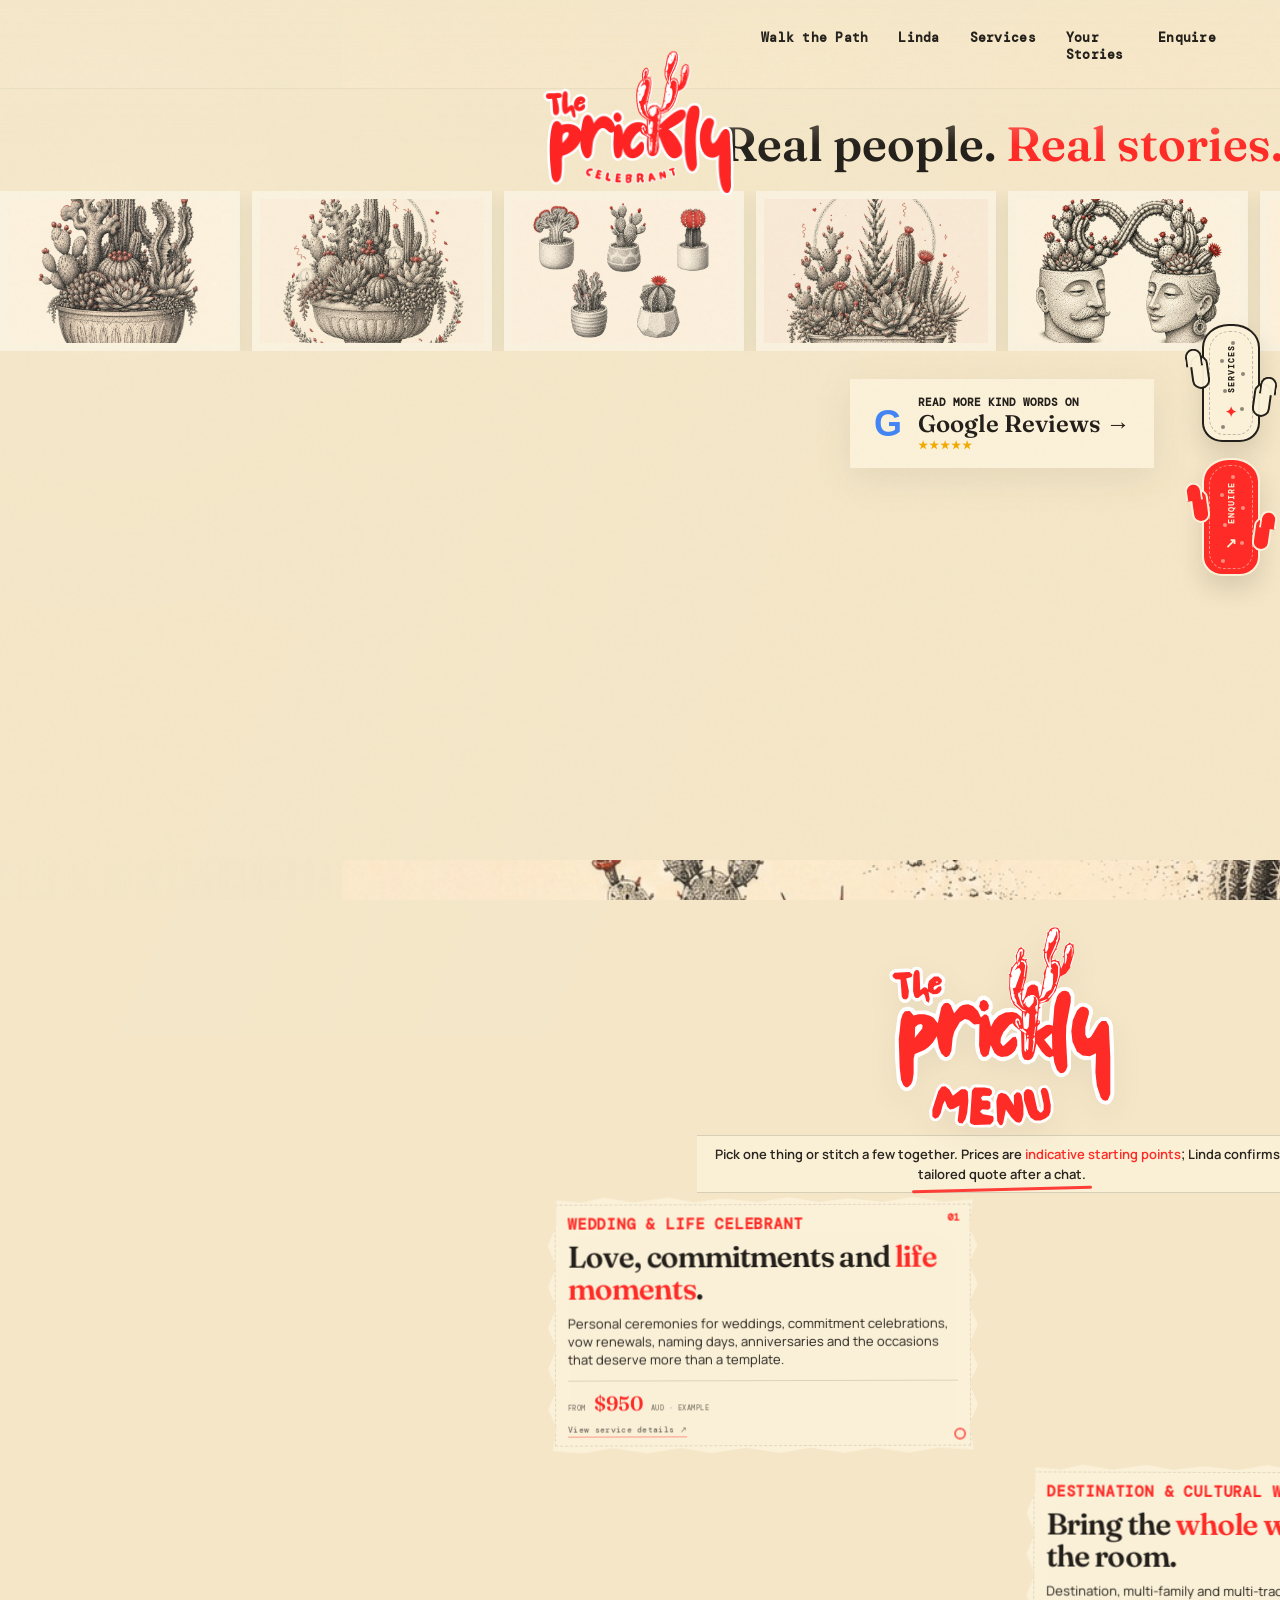
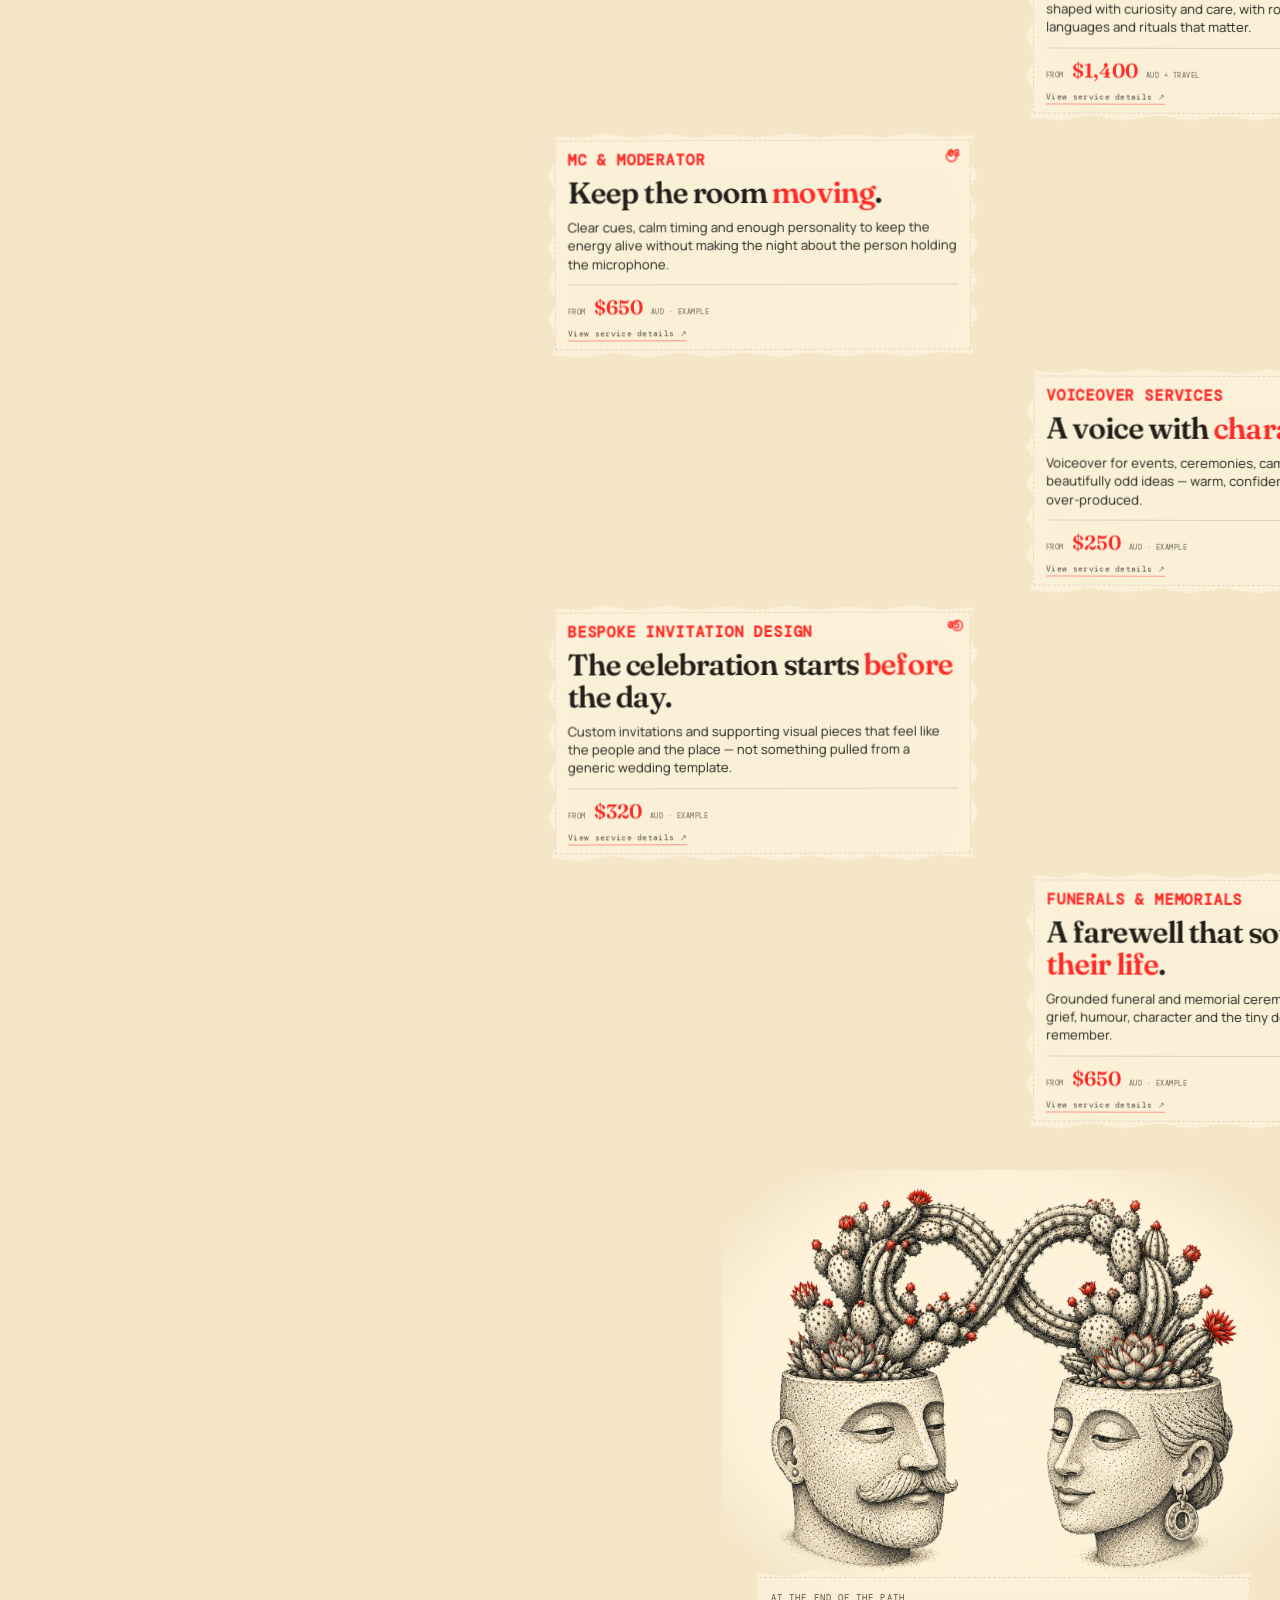
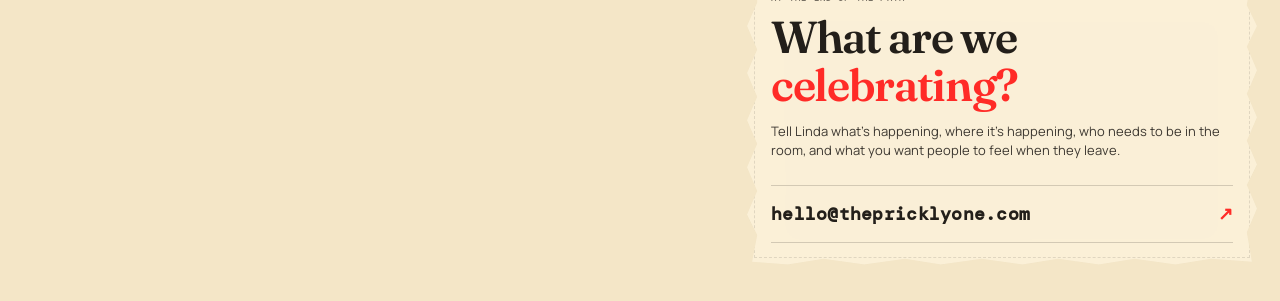
<file: index.html>
<!doctype html>
<html lang="en-AU">
<head>
  <meta charset="utf-8">
  <meta name="viewport" content="width=device-width,initial-scale=1,viewport-fit=cover">
  <meta name="theme-color" content="#f4e6c7">
  <meta name="description" content="The Prickly Celebrant — Linda creates personal weddings, commitments, farewells, destination celebrations, MC services, voiceover and bespoke invitations.">
  <meta property="og:title" content="The Prickly Celebrant — Linda">
  <meta property="og:description" content="Ceremonies with heart, humour and a little edge.">
  <meta property="og:image" content="assets/02_desert_path.jpeg">
  <title>The Prickly Celebrant — Linda</title>
  <link rel="stylesheet" href="app.css?v=20260910-motion2">
  <link rel="stylesheet" href="motion-v2.css?v=20260910-motion2">
  <style>
    .home-stories{position:relative;z-index:12;background:#f4e6c7;padding:30px 0 42px;border-top:1px solid rgba(35,31,26,.12)}
    .home-stories h2{text-align:center;font:600 clamp(30px,4vw,48px)/1.05 "Fraunces",Georgia,serif;margin:0 0 22px}.home-stories h2 span{color:#ff2b27}
    .home-gallery{overflow:hidden;margin:0 0 28px}.home-gallery-track{display:flex;gap:12px;width:max-content;animation:homeMarquee 28s linear infinite}.home-gallery-track img{width:240px;height:160px;object-fit:cover;border:8px solid #fbf1d9;box-shadow:0 6px 16px rgba(0,0,0,.08);filter:saturate(.82)}
    .home-google{display:flex;align-items:center;justify-content:center;gap:16px;width:max-content;max-width:90vw;margin:0 auto;padding:16px 24px;background:#fbf1d9;filter:drop-shadow(0 10px 18px rgba(49,38,24,.08));font:600 11px "DM Mono",monospace}.home-google .g{font:700 36px Arial;color:#4285f4}.home-google strong{font:600 24px "Fraunces",Georgia,serif}.home-google em{font-style:normal;color:#f2a900;letter-spacing:.1em}
    .intro-paper .kicker .linda-red{color:#ff2b27;font-weight:700}
    .linda-profile-link{font-size:13px!important;letter-spacing:.09em!important;padding-bottom:4px!important}
    .service-slip:nth-of-type(2)::before,.service-slip:nth-of-type(5)::before{left:auto!important;right:14px!important;top:15px!important}
    .closing-paper .enquire{font-size:18px!important;font-weight:650!important;padding:16px 0!important;letter-spacing:.015em!important}
    @keyframes homeMarquee{from{transform:translateX(-28%)}to{transform:translateX(0)}}@media(prefers-reduced-motion:reduce){.home-gallery-track{animation:none}}
    @media(max-width:760px){.linda-profile-link{font-size:12px!important}.closing-paper .enquire{font-size:15px!important}}
  </style>
<link rel="stylesheet" href="path-pieces.css?v=20260911"><link rel="stylesheet" href="site-shell.css?v=20260911-shell1"></head>
<body>
  <div class="grain" aria-hidden="true"></div>
  <header class="site-header">
    <a class="brand" href="#top" aria-label="The Prickly Celebrant home"><img src="assets/10_logo.png" alt="The Prickly Celebrant"></a>
    <nav aria-label="Primary navigation"><a class="global-header-link" href="index.html">Walk the Path</a><a href="linda.html">Linda</a><a href="services.html">Services</a><a href="stories.html">Your Stories</a><a href="#contact">Enquire</a></nav>
  </header>
  <aside class="floating-actions" aria-label="Quick actions">
    <a class="float-action menu-action" href="services.html"><i class="cactus-arm arm-one"></i><i class="cactus-arm arm-two"></i><span>SERVICES</span><b>✦</b></a>
    <a class="float-action contact-action" href="#contact"><i class="cactus-arm arm-one"></i><i class="cactus-arm arm-two"></i><span>ENQUIRE</span><b>↗</b></a>
  </aside>
  <main id="top">
    <section class="journey" data-journey>
      <div class="landscape" aria-hidden="true">
        <img class="landscape-image landscape-ghost" src="assets/02_desert_path.jpeg" alt="" data-landscape-ghost fetchpriority="high">
        <div class="landscape-reveal" data-landscape-reveal><img class="landscape-image landscape-full" src="assets/02_desert_path.jpeg" alt="" data-landscape fetchpriority="high"></div>
        <div class="landscape-wash"></div><div class="journey-meter"><span data-meter></span></div>
      </div>
      <div class="journey-content">
        <section class="chapter chapter-intro" id="about" data-chapter><article class="paper intro-paper reveal"><p class="kicker"><span class="linda-red">LINDA</span> · THE PRICKLY CELEBRANT</p><h1>Ceremonies that feel like the <span class="accent">people</span> they’re for.</h1><p>Weddings, commitments, farewells and life celebrations — written with <span class="accent">warmth</span>, clarity, humour and enough room for the unexpected.</p><a href="services.html" class="quiet-link">Walk the path <span>↓</span></a></article></section>
        <section class="chapter chapter-right about-linda" data-chapter><article class="paper story-paper reveal"><a class="kicker linda-profile-link" href="linda.html">MEET LINDA ↗</a><h2>Human first. <span class="accent">Ceremony</span> second.</h2><p>I start with the people, not the template — what matters, what makes you laugh, what needs to be honoured, and what absolutely does not belong in the room.</p></article></section>
        <section class="service-path" id="services" aria-label="Prickly Celebrant services">
          <div class="service-intro reveal"><div class="real-menu-lockup"><img src="assets/prickly-menu.svg?v=20260910-motion2" alt="The Prickly Menu" class="real-menu-logo"></div><p class="service-intro-copy">Pick one thing or stitch a few together. Prices are <span class="accent">indicative starting points</span>; Linda confirms a tailored quote after a chat.</p></div>
          <div class="service-grid">
            <article class="service-slip reveal" id="service-wedding"><span class="service-index">01</span><p class="service-name">WEDDING & LIFE CELEBRANT</p><h2>Love, commitments and <span class="accent">life moments</span>.</h2><p>Personal ceremonies for weddings, commitment celebrations, vow renewals, naming days, anniversaries and the occasions that deserve more than a template.</p><div class="price"><span>From</span><strong>$950</strong><small>AUD · example</small></div><a class="service-seed" href="services.html">View service details ↗</a></article>
            <article class="service-slip reveal" id="service-destination"><span class="service-index">02</span><p class="service-name">DESTINATION & CULTURAL WEDDINGS</p><h2>Bring the <span class="accent">whole world</span> into the room.</h2><p>Destination, multi-family and multi-tradition celebrations shaped with curiosity and care, with room for customs, languages and rituals that matter.</p><div class="price"><span>From</span><strong>$1,400</strong><small>AUD + travel</small></div><a class="service-seed" href="services.html">View service details ↗</a></article>
            <article class="service-slip reveal" id="service-mc"><span class="service-index">03</span><p class="service-name">MC & MODERATOR</p><h2>Keep the room <span class="accent">moving</span>.</h2><p>Clear cues, calm timing and enough personality to keep the energy alive without making the night about the person holding the microphone.</p><div class="price"><span>From</span><strong>$650</strong><small>AUD · example</small></div><a class="service-seed" href="services.html">View service details ↗</a></article>
            <article class="service-slip reveal" id="service-voice"><span class="service-index">04</span><p class="service-name">VOICEOVER SERVICES</p><h2>A voice with <span class="accent">character</span>.</h2><p>Voiceover for events, ceremonies, campaigns, explainers and beautifully odd ideas — warm, confident and human rather than over-produced.</p><div class="price"><span>From</span><strong>$250</strong><small>AUD · example</small></div><a class="service-seed" href="services.html">View service details ↗</a></article>
            <article class="service-slip reveal" id="service-invitations"><span class="service-index">05</span><p class="service-name">BESPOKE INVITATION DESIGN</p><h2>The celebration starts <span class="accent">before</span> the day.</h2><p>Custom invitations and supporting visual pieces that feel like the people and the place — not something pulled from a generic wedding template.</p><div class="price"><span>From</span><strong>$320</strong><small>AUD · example</small></div><a class="service-seed" href="services.html">View service details ↗</a></article>
            <article class="service-slip reveal" id="service-funerals"><span class="service-index">06</span><p class="service-name">FUNERALS & MEMORIALS</p><h2>A farewell that sounds like <span class="accent">their life</span>.</h2><p>Grounded funeral and memorial ceremonies that make room for grief, humour, character and the tiny details people actually remember.</p><div class="price"><span>From</span><strong>$650</strong><small>AUD · example</small></div><a class="service-seed" href="services.html">View service details ↗</a></article>
          </div>
        </section>
        <section class="chapter chapter-closing" id="contact" data-chapter><figure class="closing-couple reveal" aria-hidden="true"><img src="assets/01_infinity_couple.jpeg" alt=""></figure><article class="paper closing-paper reveal"><p class="kicker">AT THE END OF THE PATH</p><h2>What are we <span class="accent">celebrating?</span></h2><p>Tell Linda what’s happening, where it’s happening, who needs to be in the room, and what you want people to feel when they leave.</p><a class="enquire" href="mailto:hello@thepricklyone.com">hello@thepricklyone.com <span>↗</span></a></article></section>
      </div>
    </section>
  </main>
  <section class="home-stories" aria-label="Stories and Google reviews"><h2>Real people. <span>Real stories.</span></h2><div class="home-gallery"><div class="home-gallery-track"><img src="assets/03_cactus_bowl.jpeg" alt="Celebration detail"><img src="assets/04_cactus_candles.jpeg" alt="Celebration detail"><img src="assets/06_cactus_collection.jpeg" alt="Celebration detail"><img src="assets/08_cactus_garden.jpeg" alt="Celebration detail"><img src="assets/01_infinity_couple.jpeg" alt="Couple illustration"><img src="assets/03_cactus_bowl.jpeg" alt="Celebration detail"><img src="assets/04_cactus_candles.jpeg" alt="Celebration detail"><img src="assets/06_cactus_collection.jpeg" alt="Celebration detail"></div></div><a class="home-google" href="https://www.google.com/search?q=The+Prickly+Celebrant+reviews" target="_blank" rel="noopener"><span class="g">G</span><span>READ MORE KIND WORDS ON<br><strong>Google Reviews →</strong><br><em>★★★★★</em></span></a></section>
  <footer><img src="assets/10_logo.png" alt="The Prickly Celebrant"><span>Linda · ceremonies with <b>heart</b> & <span class="edge-word">edge</span></span><span>© <span id="year"></span></span></footer>
  <script src="script.js?v=20260911-path-pieces"></script>
</body></html>
</file>
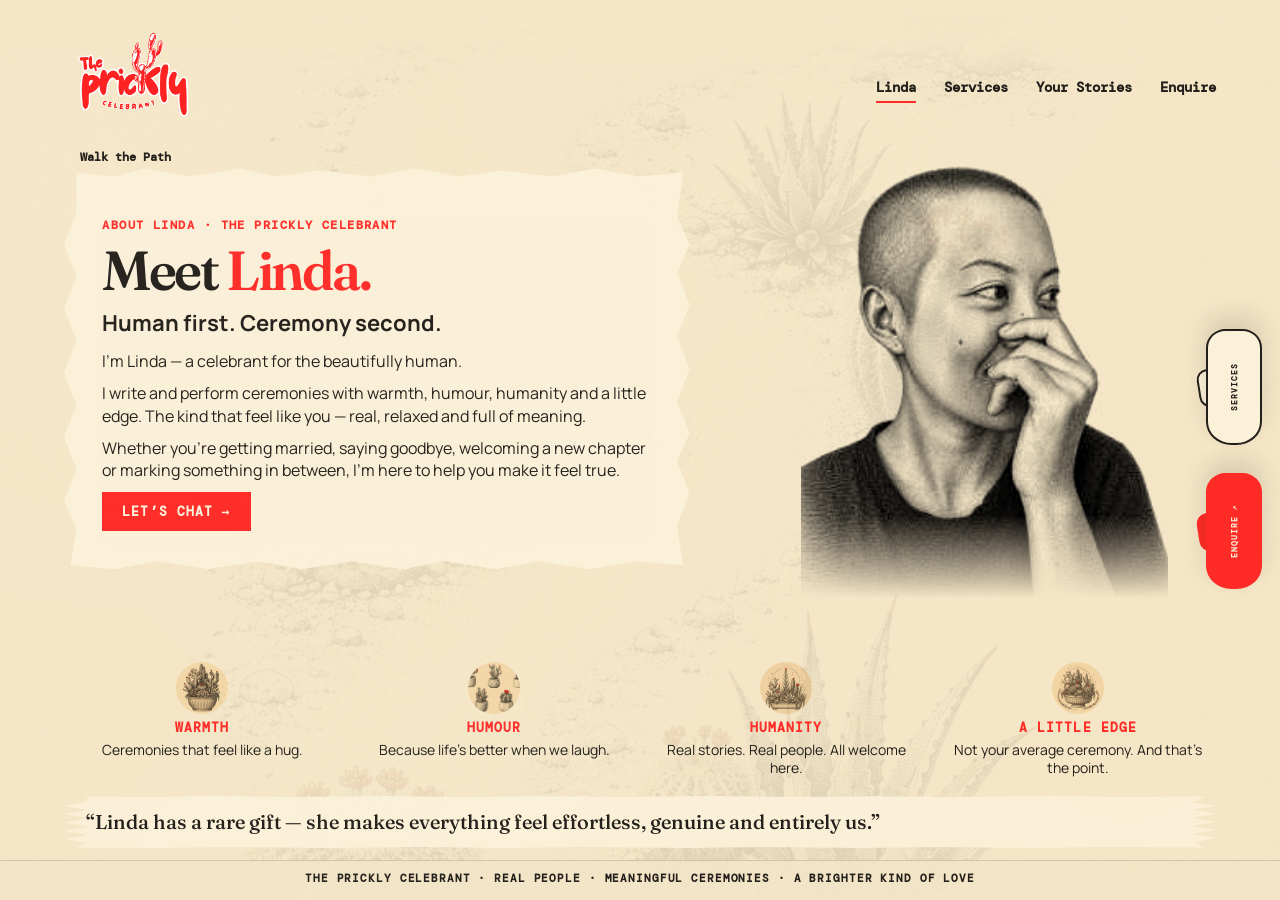
<file: linda.html>
<!doctype html><html lang="en-AU"><head><meta charset="utf-8"><meta name="viewport" content="width=device-width,initial-scale=1"><meta name="theme-color" content="#f4e6c7"><meta name="description" content="Meet Linda — The Prickly Celebrant."><title>Meet Linda — The Prickly Celebrant</title><link rel="stylesheet" href="pages.css?v=20260910-pages1"><link rel="stylesheet" href="page-fit.css?v=20260911-fit"></head><body class="page linda-fit"><header class="topbar"><a class="logo" href="index.html"><img src="assets/10_logo.png" alt="The Prickly Celebrant"></a><div></div><nav><a class="active" href="linda.html">Linda</a><a href="services.html">Services</a><a href="stories.html">Your Stories</a><a href="index.html#contact">Enquire</a></nav></header><main class="wrap"><section class="linda-hero"><article class="paper linda-copy"><p class="kicker">ABOUT LINDA · THE PRICKLY CELEBRANT</p><h1 class="display">Meet <span class="accent">Linda.</span></h1><h2>Human first. Ceremony second.</h2><p class="lede">I’m Linda — a celebrant for the beautifully human.</p><p>I write and perform ceremonies with warmth, humour, humanity and a little edge. The kind that feel like you — real, relaxed and full of meaning.</p><p>Whether you’re getting married, saying goodbye, welcoming a new chapter or marking something in between, I’m here to help you make it feel true.</p><a class="cta" href="index.html#contact">LET’S CHAT →</a></article><figure class="linda-portrait"><img src="[data-uri]" alt="Linda, The Prickly Celebrant"></figure></section><section class="values"><article class="value"><img src="assets/03_cactus_bowl.jpeg" alt=""><h3>WARMTH</h3><p>Ceremonies that feel like a hug.</p></article><article class="value"><img src="assets/06_cactus_collection.jpeg" alt=""><h3>HUMOUR</h3><p>Because life’s better when we laugh.</p></article><article class="value"><img src="assets/08_cactus_garden.jpeg" alt=""><h3>HUMANITY</h3><p>Real stories. Real people. All welcome here.</p></article><article class="value"><img src="assets/04_cactus_candles.jpeg" alt=""><h3>A LITTLE EDGE</h3><p>Not your average ceremony. And that’s the point.</p></article></section><blockquote class="paper quote">“Linda has a rare gift — she makes everything feel effortless, genuine and entirely us.”</blockquote></main><footer class="footer-mini">THE PRICKLY CELEBRANT · REAL PEOPLE · MEANINGFUL CEREMONIES · A BRIGHTER KIND OF LOVE</footer></body></html>
</file>
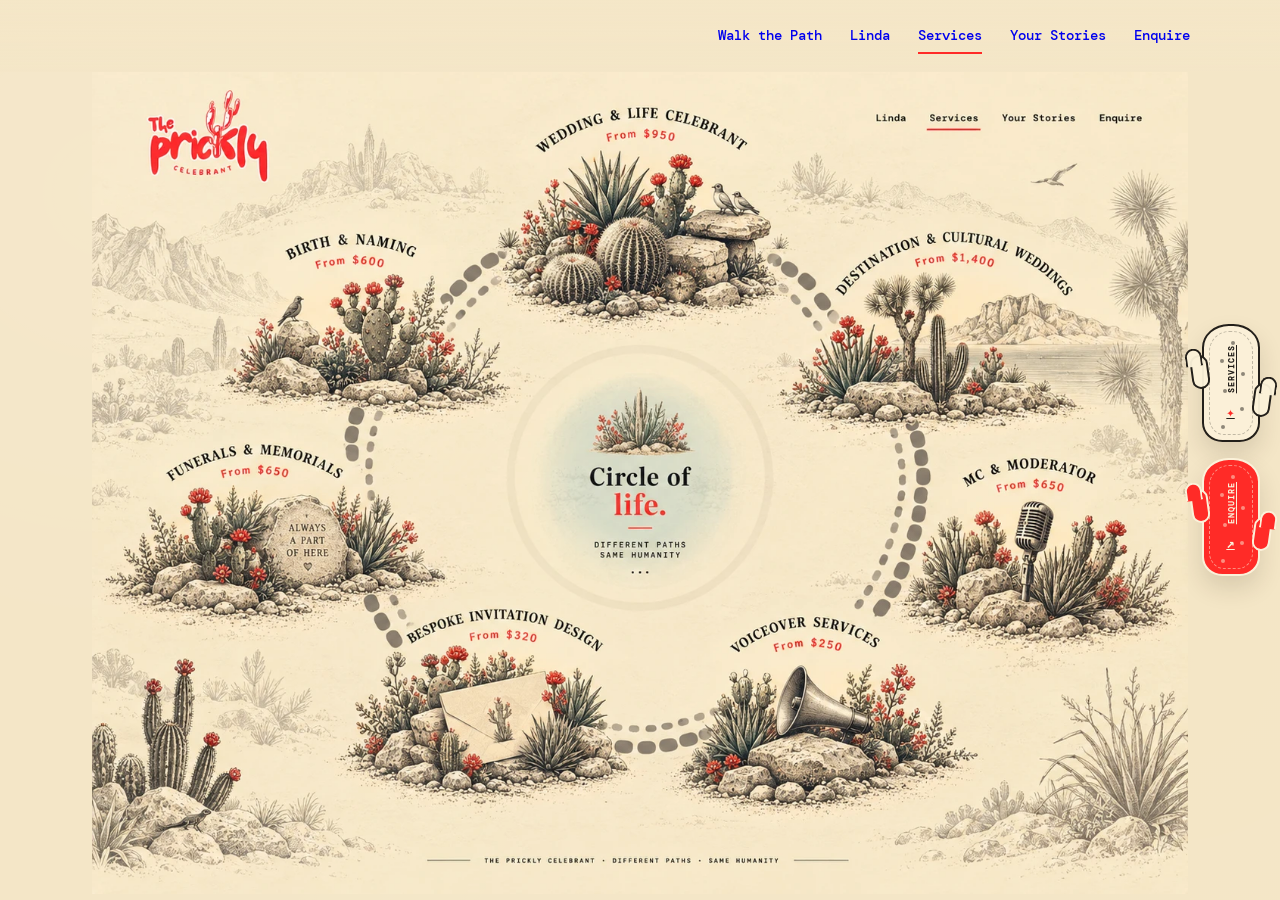
<file: services.html>
<!doctype html><html lang="en-AU"><head><meta charset="utf-8"><meta name="viewport" content="width=device-width,initial-scale=1"><meta name="theme-color" content="#f4e6c7"><title>Services — The Prickly Celebrant</title><link rel="stylesheet" href="approved-pages.css?v=20260911-mobile-circle-2"><link rel="stylesheet" href="site-shell.css?v=20260911-shell1"></head><body class="services"><a class="skip" href="#content">Skip to content</a><nav class="mobile-nav"><a class="global-header-link" href="index.html">Walk the Path</a><a href="linda.html">Linda</a><a href="services.html">Services</a><a href="stories.html">Your Stories</a><a href="index.html#contact">Enquire</a></nav><aside class="floating-actions" aria-label="Quick actions"><a class="float-action menu-action" href="services.html"><i class="cactus-arm arm-one"></i><i class="cactus-arm arm-two"></i><span>SERVICES</span><b>✦</b></a><a class="float-action contact-action" href="index.html#contact"><i class="cactus-arm arm-one"></i><i class="cactus-arm arm-two"></i><span>ENQUIRE</span><b>↗</b></a></aside><section class="mobile-content"><h1>Circle of <em>life.</em></h1><a href="mailto:hello@thepricklyone.com?subject=Wedding %26 life celebrant"><strong>Wedding & life celebrant</strong><span>From $950</span></a><a href="mailto:hello@thepricklyone.com?subject=Birth %26 naming"><strong>Birth & naming</strong><span>From $600</span></a><a href="mailto:hello@thepricklyone.com?subject=Destination %26 cultural weddings"><strong>Destination & cultural weddings</strong><span>From $1,400</span></a><a href="mailto:hello@thepricklyone.com?subject=MC %26 moderator"><strong>MC & moderator</strong><span>From $650</span></a><a href="mailto:hello@thepricklyone.com?subject=Voiceover services"><strong>Voiceover services</strong><span>From $250</span></a><a href="mailto:hello@thepricklyone.com?subject=Bespoke invitation design"><strong>Bespoke invitation design</strong><span>From $320</span></a><a href="mailto:hello@thepricklyone.com?subject=Funerals %26 memorials"><strong>Funerals & memorials</strong><span>From $650</span></a></section><details class="circle-drawer"><summary><span>View the illustrated circle</span><span class="circle-chevron" aria-hidden="true">⌄</span></summary><div class="circle-panel"><div class="circle-panel-inner"><img src="assets/services-approved.webp" width="1448" height="1086" alt="Circle of life: seven illustrated desert oases connected by a circular pebble path."></div></div></details><main id="content" class="artboard" aria-label="Services"><img class="approved-design" src="assets/services-approved.webp" width="1448" height="1086" alt="Circle of life: seven illustrated desert oases connected by a circular pebble path. Select a service to enquire."><a class="hotspot" href="index.html" aria-label="Walk the Path" title="Walk the Path" style="left:4%;top:1%;width:14%;height:13%"><span>Walk the Path</span></a><a class="hotspot" href="linda.html" aria-label="Meet Linda" title="Meet Linda" style="left:70%;top:2%;width:6%;height:7%"><span>Meet Linda</span></a><a class="hotspot" href="services.html" aria-label="Services" title="Services" style="left:76%;top:2%;width:7%;height:7%"><span>Services</span></a><a class="hotspot" href="stories.html" aria-label="Your Stories" title="Your Stories" style="left:83%;top:2%;width:8%;height:7%"><span>Your Stories</span></a><a class="hotspot" href="index.html#contact" aria-label="Enquire" title="Enquire" style="left:91%;top:2%;width:8%;height:7%"><span>Enquire</span></a><a class="hotspot" href="mailto:hello@thepricklyone.com?subject=Wedding%20%26%20life%20celebrant" aria-label="Wedding & life celebrant — from $950" title="Wedding & life celebrant — from $950" style="left:37%;top:3%;width:27%;height:27%"><span>Wedding & life celebrant — from $950</span></a><a class="hotspot" href="mailto:hello@thepricklyone.com?subject=Birth%20%26%20naming" aria-label="Birth & naming — from $600" title="Birth & naming — from $600" style="left:12%;top:19%;width:27%;height:24%"><span>Birth & naming — from $600</span></a><a class="hotspot" href="mailto:hello@thepricklyone.com?subject=Destination%20%26%20cultural%20weddings" aria-label="Destination & cultural weddings — from $1,400" title="Destination & cultural weddings — from $1,400" style="left:64%;top:19%;width:29%;height:25%"><span>Destination & cultural weddings — from $1,400</span></a><a class="hotspot" href="mailto:hello@thepricklyone.com?subject=MC%20%26%20moderator" aria-label="MC & moderator — from $650" title="MC & moderator — from $650" style="left:71%;top:46%;width:28%;height:24%"><span>MC & moderator — from $650</span></a><a class="hotspot" href="mailto:hello@thepricklyone.com?subject=Voiceover%20services" aria-label="Voiceover services — from $250" title="Voiceover services — from $250" style="left:53%;top:66%;width:29%;height:26%"><span>Voiceover services — from $250</span></a><a class="hotspot" href="mailto:hello@thepricklyone.com?subject=Bespoke%20invitation%20design" aria-label="Bespoke invitation design — from $320" title="Bespoke invitation design — from $320" style="left:23%;top:65%;width:29%;height:26%"><span>Bespoke invitation design — from $320</span></a><a class="hotspot" href="mailto:hello@thepricklyone.com?subject=Funerals%20%26%20memorials" aria-label="Funerals & memorials — from $650" title="Funerals & memorials — from $650" style="left:1%;top:45%;width:30%;height:24%"><span>Funerals & memorials — from $650</span></a></main></body></html>
</file>
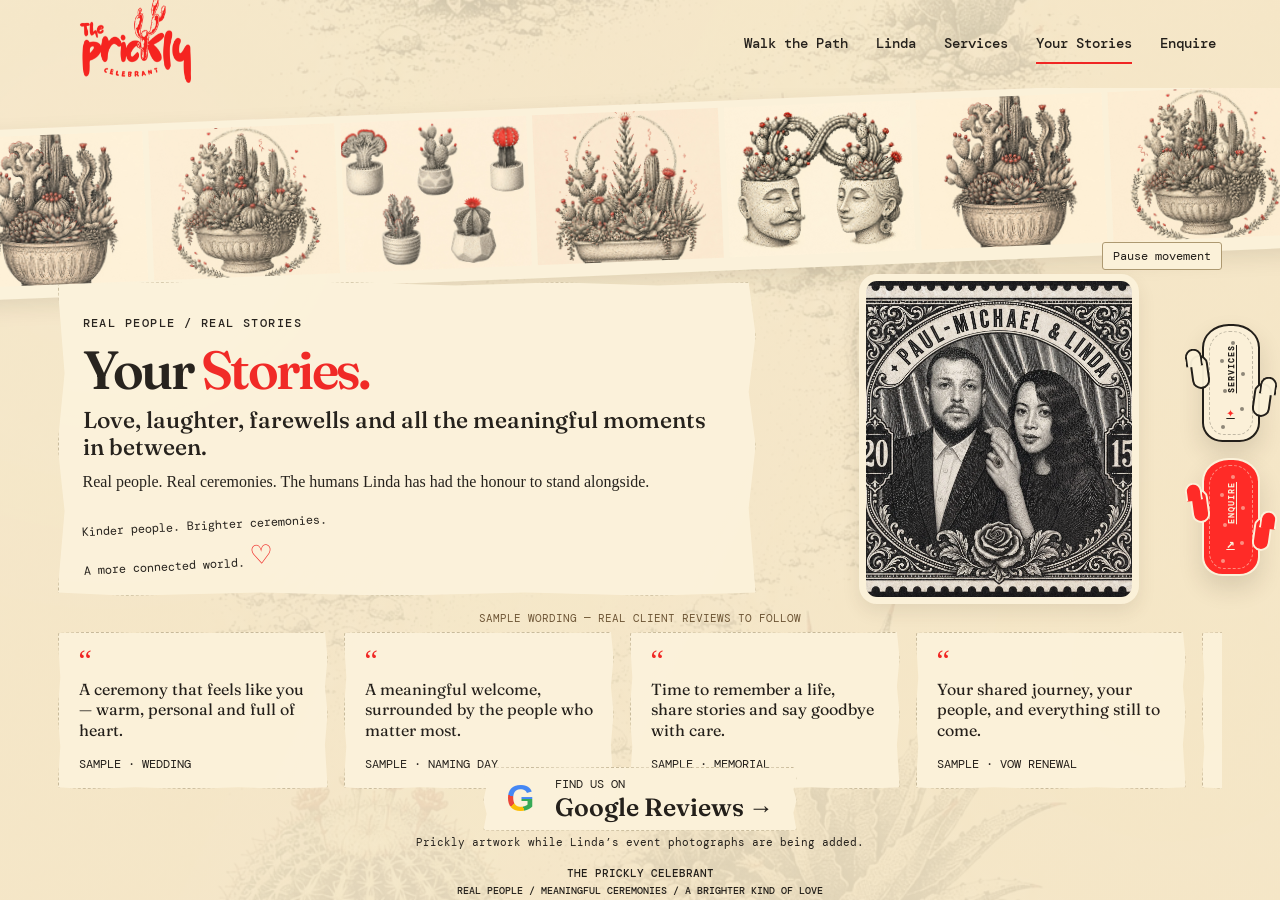
<file: stories.html>
<!doctype html><html lang="en-AU"><head><meta charset="utf-8"><meta name="viewport" content="width=device-width,initial-scale=1"><meta name="theme-color" content="#f4e6c7"><title>Your Stories — The Prickly Celebrant</title><link rel="stylesheet" href="stories-motion.css?v=20260911-ribbon-fit"><link rel="stylesheet" href="site-shell.css?v=20260911-shell1"><script src="stories-motion.js?v=20260911" defer></script></head><body><header><a href="index.html"><img class="logo" src="assets/10_logo.png" alt="The Prickly Celebrant"></a><nav aria-label="Main navigation"><a class="global-header-link" href="index.html">Walk the Path</a><a href="linda.html">Linda</a><a href="services.html">Services</a><a href="stories.html" aria-current="page">Your Stories</a><a href="index.html#contact">Enquire</a></nav></header><aside class="floating-actions" aria-label="Quick actions"><a class="float-action menu-action" href="services.html"><i class="cactus-arm arm-one"></i><i class="cactus-arm arm-two"></i><span>SERVICES</span><b>✦</b></a><a class="float-action contact-action" href="index.html#contact"><i class="cactus-arm arm-one"></i><i class="cactus-arm arm-two"></i><span>ENQUIRE</span><b>↗</b></a></aside><main><aside class="film film-left" aria-label="Ceremony photo gallery"><div class="film-track" id="film-left"></div></aside><aside class="film film-right" aria-hidden="true"><div class="film-track" id="film-right"></div></aside><div class="story-content"><div class="motion-controls"><button id="pause" aria-pressed="false">Pause movement</button></div><section class="hero"><article class="paper intro"><p class="kicker">REAL PEOPLE / REAL STORIES</p><h1>Your <em>Stories.</em></h1><h2>Love, laughter, farewells and all the meaningful moments in between.</h2><p>Real people. Real ceremonies. The humans Linda has had the honour to stand alongside.</p><span class="handwritten">Kinder people. Brighter ceremonies.<br>A more connected world. <b>♡</b></span></article><figure class="portrait" aria-label="Portrait gallery"><img id="portrait-a" class="visible" src="assets/gallery/portraits/paul-linda.webp" alt="Illustrated portrait of Paul-Michael and Linda"><img id="portrait-b" alt="" aria-hidden="true"></figure></section><section class="reviews" aria-label="Ceremony stories"><p class="sample-label" id="sample-label">SAMPLE WORDING — REAL CLIENT REVIEWS TO FOLLOW</p><div class="review-window" tabindex="0" aria-label="Reviews; focus here to pause scrolling"><div class="review-track" id="reviews"></div></div></section><a class="paper google" href="https://www.google.com/search?q=The+Prickly+Celebrant+reviews" target="_blank" rel="noopener"><span class="google-g" aria-hidden="true">G</span><span><small>FIND US ON</small><strong>Google Reviews →</strong></span></a><p class="gallery-note" id="gallery-note">Prickly artwork while Linda’s event photographs are being added.</p></div></main><footer>THE PRICKLY CELEBRANT<br><span>REAL PEOPLE / MEANINGFUL CEREMONIES / A BRIGHTER KIND OF LOVE</span></footer></body></html>
</file>
<file: app.css>
@import url('https://fonts.googleapis.com/css2?family=DM+Mono:wght@400;500&family=Fraunces:opsz,wght@9..144,500;9..144,600;9..144,700&family=Manrope:wght@400;500;600&display=swap');

:root{--sand:#f4e6c7;--paper:#fbf1d9;--ink:#231f1a;--red:#ff2b27;--line:rgba(35,31,26,.18);--serif:"Fraunces",Georgia,serif;--sans:"Manrope",Arial,sans-serif;--mono:"DM Mono",monospace}
*{box-sizing:border-box}html{scroll-behavior:smooth;background:var(--sand)}body{margin:0;background:var(--sand);color:var(--ink);font-family:var(--sans);overflow-x:hidden}a{color:inherit;text-decoration:none}img{display:block;max-width:100%}::selection{background:var(--red);color:var(--paper)}
.grain{position:fixed;inset:0;z-index:100;pointer-events:none;opacity:.025;mix-blend-mode:multiply;background-image:url("data:image/svg+xml,%3Csvg viewBox='0 0 160 160' xmlns='http://www.w3.org/2000/svg'%3E%3Cfilter id='n'%3E%3CfeTurbulence type='fractalNoise' baseFrequency='.78' numOctaves='3'/%3E%3C/filter%3E%3Crect width='100%25' height='100%25' filter='url(%23n)' opacity='.5'/%3E%3C/svg%3E")}

/* Header */
.site-header{position:fixed;top:0;left:0;right:0;z-index:70;display:grid;grid-template-columns:1fr auto 1fr;align-items:start;min-height:145px;padding:8px 22px;background:linear-gradient(to bottom,rgba(244,230,199,.97),rgba(244,230,199,.76),transparent);pointer-events:none}.site-header>*{pointer-events:auto}.brand{grid-column:2;justify-self:center;width:242px;height:128px;overflow:visible}.brand img{display:block;width:242px;height:auto;max-width:none;object-fit:contain;object-position:center top}.site-header nav{grid-column:3;justify-self:end;display:flex;gap:30px;padding-top:21px;font:600 13px var(--mono);letter-spacing:.02em}.site-header nav a{padding-bottom:5px;border-bottom:1px solid transparent}.site-header nav a:hover{border-color:var(--red)}

/* Floating cactus controls */
.floating-actions{position:fixed;right:16px;top:50%;z-index:75;display:grid;gap:12px;transform:translateY(-50%)}.float-action{position:relative;width:54px;min-height:108px;border:1.5px solid var(--ink);border-radius:48% 48% 34% 34% / 22% 22% 16% 16%;background:rgba(251,241,217,.93);display:flex;flex-direction:column;align-items:center;justify-content:center;gap:9px;box-shadow:0 8px 18px rgba(49,38,24,.10);backdrop-filter:blur(5px);overflow:visible}.float-action::before{content:"";position:absolute;inset:4px;border:1px dashed rgba(35,31,26,.22);border-radius:inherit;pointer-events:none}.contact-action{background:var(--red);color:var(--paper)}.contact-action::before{border-color:rgba(251,241,217,.42)}.float-action span{writing-mode:vertical-rl;transform:rotate(180deg);font:600 8px var(--mono);letter-spacing:.1em}.float-action b{font:500 14px var(--mono);color:var(--red)}.contact-action b{color:var(--paper)}.cactus-arm{position:absolute;width:16px;height:31px;border:1.5px solid currentColor;border-radius:12px;background:inherit;z-index:-1}.cactus-arm::after{content:"";position:absolute;width:12px;height:14px;border:1.5px solid currentColor;border-bottom:0;border-radius:10px 10px 0 0;top:-8px}.arm-one{left:-11px;top:30px;transform:rotate(-8deg)}.arm-one::after{left:-5px}.arm-two{right:-11px;top:51px;transform:rotate(8deg)}.arm-two::after{right:-5px}

/* Scroll landscape */
.journey{position:relative;background:var(--sand);min-height:0}.landscape{position:sticky;top:0;height:100vh;overflow:hidden;z-index:0;background:var(--sand)}.landscape-image{position:absolute;left:50%;top:0;height:220vh;width:auto;max-width:none;transform:translate3d(-50%,0,0);will-change:transform}.landscape-ghost{opacity:.07;filter:grayscale(.2) contrast(.95)}.landscape-reveal{position:absolute;inset:0;overflow:hidden;clip-path:inset(0 0 50% 0);will-change:clip-path}.landscape-full{filter:saturate(.99) contrast(1.01)}.landscape-wash{position:absolute;inset:0;pointer-events:none;background:linear-gradient(90deg,rgba(244,230,199,.78) 0%,rgba(244,230,199,.09) 13%,transparent 29%,transparent 71%,rgba(244,230,199,.09) 87%,rgba(244,230,199,.78) 100%)}.journey-meter{position:absolute;right:76px;top:20vh;width:1px;height:60vh;background:rgba(35,31,26,.11)}.journey-meter span{display:block;width:100%;height:0;background:var(--red)}.journey-content{position:relative;z-index:8;margin-top:-100vh}

/* Cards */
.chapter{position:relative;display:flex;align-items:center;padding:7vh max(24px,5vw)}.chapter-right{justify-content:flex-end}.chapter-intro{min-height:82vh;padding:55vh 5vw 0;align-items:flex-start}.about-linda{min-height:26vh;margin-top:-9vh;padding:0 5vw 1vh;align-items:flex-start;justify-content:flex-end}.paper{position:relative;background:rgba(251,241,217,.95);border:0;filter:drop-shadow(0 13px 22px rgba(49,38,24,.08));clip-path:polygon(2% 1%,8% 2%,13% 0,20% 2%,28% 0,34% 2%,41% .5%,49% 2%,56% 0,63% 2%,70% .5%,78% 2%,85% 0,92% 2%,99% 1%,98% 12%,100% 19%,98% 26%,100% 34%,98% 42%,100% 50%,98% 58%,100% 66%,98% 73%,100% 81%,98% 89%,99% 99%,91% 98%,84% 100%,76% 98%,69% 100%,61% 98%,54% 100%,46% 98%,38% 100%,31% 98%,23% 100%,15% 98%,8% 100%,1% 99%,2% 90%,0 83%,2% 75%,0 67%,2% 59%,0 51%,2% 43%,0 35%,2% 27%,0 19%,2% 11%);backdrop-filter:blur(5px)}.paper::after{content:"";position:absolute;inset:7px;border:1px dashed rgba(35,31,26,.12);pointer-events:none}.intro-paper,.story-paper{width:390px;max-width:39vw;padding:19px 21px;margin:0}.intro-paper h1,.story-paper h2{font:600 clamp(27px,2.65vw,36px)/1.05 var(--serif);letter-spacing:-.03em;margin:7px 0 10px}.paper p:not(.kicker){font-size:13px;line-height:1.48;margin:0;color:rgba(35,31,26,.88)}.kicker{font:500 9px/1.35 var(--mono);letter-spacing:.12em;text-transform:uppercase;color:rgba(35,31,26,.62);margin:0}.accent{color:var(--red)}.quiet-link{display:inline-flex;align-items:center;gap:14px;margin-top:19px;font:500 10px var(--mono);border-bottom:1px solid rgba(35,31,26,.38);padding-bottom:5px}.quiet-link span{color:var(--red)}.linda-profile-link{display:inline-block;color:var(--red);font-weight:600;border-bottom:1px solid rgba(255,43,39,.42);padding-bottom:2px}

/* Prickly menu and services */
.service-path{position:relative;z-index:10;padding:0 max(18px,4vw) 1vh;max-width:1240px;margin:0 auto}.service-intro{position:relative;width:min(650px,84vw);margin:0 auto 1vh;text-align:center;z-index:16}.real-menu-lockup{position:relative;width:min(620px,84vw);height:220px;margin:0 auto;display:flex;align-items:center;justify-content:center}.real-menu-logo{display:block;visibility:visible;opacity:1;width:min(430px,53vw);height:auto;max-height:215px;object-fit:contain}.service-intro-copy{max-width:610px;margin:-3px auto 0;padding:8px 14px;background:rgba(251,241,217,.86);border-top:1px solid rgba(35,31,26,.16);border-bottom:1px solid rgba(35,31,26,.16);font-size:13px;line-height:1.55;font-weight:620;color:rgba(35,31,26,.97)}.service-grid{display:flex;flex-direction:column;gap:12px;width:100%;max-width:980px;margin:0 auto;padding:0 3vw}.service-slip{position:relative;width:min(430px,43vw);padding:18px 20px 16px;margin:0;background:rgba(251,241,217,.95);filter:drop-shadow(0 14px 22px rgba(49,38,24,.09));clip-path:polygon(2% 1%,8% 2%,13% 0,20% 2%,28% 0,34% 2%,41% .5%,49% 2%,56% 0,63% 2%,70% .5%,78% 2%,85% 0,92% 2%,99% 1%,98% 12%,100% 19%,98% 26%,100% 34%,98% 42%,100% 50%,98% 58%,100% 66%,98% 73%,100% 81%,98% 89%,99% 99%,91% 98%,84% 100%,76% 98%,69% 100%,61% 98%,54% 100%,46% 98%,38% 100%,31% 98%,23% 100%,15% 98%,8% 100%,1% 99%,2% 90%,0 83%,2% 75%,0 67%,2% 59%,0 51%,2% 43%,0 35%,2% 27%,0 19%,2% 11%);transition:opacity .65s ease,transform .65s cubic-bezier(.2,.75,.25,1)}.service-slip:nth-of-type(odd){align-self:flex-start}.service-slip:nth-of-type(even){align-self:flex-end}.service-slip::after{content:"";position:absolute;inset:7px;border:1px dashed rgba(35,31,26,.12);pointer-events:none}.service-index{position:absolute;right:18px;top:14px;font:600 10px var(--mono);color:var(--red)}.service-name{font:600 clamp(12px,1.15vw,16px)/1.25 var(--mono);letter-spacing:.055em;color:var(--red);margin:0 45px 8px 0}.service-slip h2{font:600 clamp(24px,2.35vw,32px)/1.05 var(--serif);letter-spacing:-.03em;margin:6px 0 9px;max-width:420px}.service-slip>p:not(.service-name){font-size:13px;line-height:1.42;margin:0;max-width:440px}.price{display:flex;align-items:baseline;gap:8px;margin-top:11px;padding-top:9px;border-top:1px solid rgba(35,31,26,.14)}.price span,.price small{font:500 7px var(--mono);text-transform:uppercase;letter-spacing:.07em;color:rgba(35,31,26,.55)}.price strong{font:600 20px var(--serif);color:var(--red)}.service-seed{display:inline-block;margin-top:8px;font:500 8px var(--mono);letter-spacing:.04em;color:rgba(35,31,26,.64);border-bottom:1px solid rgba(255,43,39,.45);padding-bottom:2px;pointer-events:none}.service-slip.reveal:not(.visible){opacity:0;transform:translate3d(-48px,22px,0) rotate(-1deg)}.service-slip:nth-of-type(even).reveal:not(.visible){transform:translate3d(48px,22px,0) rotate(1deg)}.service-slip.visible{opacity:1;transform:none}

/* Closing */
.chapter-closing{min-height:62vh;padding:3vh max(24px,5vw) 4vh;display:flex;flex-direction:column;justify-content:flex-end;align-items:center}.closing-couple{width:min(560px,54vw);margin:0 auto -20px;position:relative;z-index:5;pointer-events:none}.closing-couple img{width:100%;mix-blend-mode:multiply;-webkit-mask-image:radial-gradient(ellipse at center,#000 50%,rgba(0,0,0,.98) 66%,transparent 88%);mask-image:radial-gradient(ellipse at center,#000 50%,rgba(0,0,0,.98) 66%,transparent 88%)}.closing-paper{z-index:8;margin:0 auto;width:min(510px,49vw);padding:22px 24px}.closing-paper h2{font:600 clamp(31px,3.5vw,46px)/1.06 var(--serif);letter-spacing:-.03em;margin:9px 0 14px}.enquire{display:flex;justify-content:space-between;gap:25px;margin-top:24px;padding:13px 0;border-top:1px solid var(--line);border-bottom:1px solid var(--line);font:500 11px var(--mono)}.enquire span{color:var(--red)}

/* Footer */
footer{display:flex;flex-direction:column;justify-content:center;align-items:center;gap:6px;padding:30px 20px 24px;border-top:1px solid var(--line);background:var(--sand);text-align:center;font:500 8px var(--mono)}footer img{width:340px;height:auto;max-width:58vw;object-fit:contain;object-position:center}footer span:nth-child(2){font-size:9px;letter-spacing:.05em}footer b,footer .edge-word{color:var(--red);font-weight:600}

/* Linda profile */
.profile-shell{min-height:100vh;padding:150px 7vw 80px;display:grid;grid-template-columns:minmax(280px,.8fr) minmax(320px,1.1fr);gap:7vw;align-items:center;background:linear-gradient(rgba(244,230,199,.82),rgba(244,230,199,.82)),url('assets/02_desert_path.jpeg') center/cover fixed}.profile-art{position:relative}.profile-art img{width:100%;mix-blend-mode:multiply;filter:contrast(1.03);-webkit-mask-image:radial-gradient(ellipse at center,#000 48%,rgba(0,0,0,.98) 68%,transparent 92%);mask-image:radial-gradient(ellipse at center,#000 48%,rgba(0,0,0,.98) 68%,transparent 92%)}.profile-copy{background:rgba(251,241,217,.94);border:1px solid rgba(35,31,26,.22);padding:34px;box-shadow:0 16px 34px rgba(49,38,24,.08)}.profile-copy h1{font:600 clamp(42px,6vw,76px)/.96 var(--serif);letter-spacing:-.04em;margin:10px 0 20px}.profile-copy p{font-size:16px;line-height:1.65}.back-link{display:inline-block;margin-top:20px;font:600 10px var(--mono);border-bottom:1px solid var(--red);padding-bottom:4px}.profile-logo{position:fixed;left:24px;top:14px;width:280px;z-index:10}.profile-nav{position:fixed;right:28px;top:30px;z-index:10;font:600 12px var(--mono)}.profile-nav a{margin-left:20px}

.reveal{opacity:0;transform:translateY(15px);transition:opacity .6s ease,transform .6s ease}.reveal.visible{opacity:1;transform:none}

@media(max-width:980px){.site-header{min-height:136px;padding:8px 18px}.brand{width:224px;height:118px}.brand img{width:224px}.site-header nav{font-size:12px;padding-top:22px}.landscape-image{height:214vh}.journey-meter{right:70px}.chapter-intro{min-height:80vh;padding-top:54vh}.about-linda{min-height:25vh;margin-top:-8vh}.intro-paper,.story-paper{width:360px;max-width:42vw}.real-menu-lockup{height:210px}.real-menu-logo{width:min(400px,54vw)}.service-grid{max-width:900px;padding:0 4vw}.service-slip{width:min(390px,42vw)}.closing-couple{width:min(610px,70vw)}.closing-paper{width:min(500px,58vw)}}

@media(max-width:720px){.site-header{min-height:116px;padding:7px 10px}.brand{width:190px;height:102px}.brand img{width:190px}.site-header nav{font-size:10px;gap:12px;padding-top:17px}.site-header nav a:first-child{display:none}.floating-actions{right:8px}.float-action{width:45px;min-height:92px}.cactus-arm{width:13px;height:25px}.arm-one{left:-8px}.arm-two{right:-8px}.journey-meter{display:none}.landscape-image{height:205vh}.landscape-wash{background:linear-gradient(90deg,rgba(244,230,199,.30),transparent 15%,transparent 85%,rgba(244,230,199,.30))}.chapter-intro{min-height:78vh;padding:51vh 16px 0}.about-linda{min-height:24vh;margin-top:-5vh;padding:0 16px 1vh;justify-content:center}.intro-paper,.story-paper{width:min(84vw,370px);max-width:none;padding:18px 19px}.intro-paper h1,.story-paper h2{font-size:clamp(25px,7vw,33px)}.service-path{padding:0 14px 3vh}.real-menu-lockup{height:180px;width:94vw}.real-menu-logo{width:min(340px,72vw)}.service-intro-copy{width:min(88vw,520px);font-size:12px}.service-grid{padding:0 7vw;gap:10px}.service-slip{width:min(82vw,390px)}.closing-couple{width:min(82vw,500px)}.closing-paper{width:min(84vw,470px)}footer img{width:280px;max-width:74vw}.profile-logo{width:210px;left:10px;top:8px}.profile-nav{right:12px;top:24px;font-size:10px}.profile-nav a:first-child{display:none}.profile-shell{grid-template-columns:1fr;padding:125px 18px 50px;gap:24px}.profile-art{max-width:420px;margin:0 auto}.profile-copy{padding:24px}}

@media(prefers-reduced-motion:reduce){html{scroll-behavior:auto}.reveal{opacity:1;transform:none;transition:none}.landscape-image{will-change:auto}.landscape-reveal{clip-path:none!important}}
</file>
<file: motion-v2.css>
/* Motion V2 — deliberate, low-amplitude movement layered over the consolidated layout */
:root{--motion-red:#ff2b27;--motion-paper:#fbf1d9}
@view-transition{navigation:auto}

@media (prefers-reduced-motion:no-preference){
  .brand img{transition:transform .35s cubic-bezier(.2,.8,.2,1),filter .35s ease;transform-origin:50% 30%}
  .brand:hover img{transform:rotate(-1.2deg) scale(1.025);filter:drop-shadow(0 7px 10px rgba(49,38,24,.09))}

  .paper,.service-slip{will-change:transform,opacity;transform-origin:50% 55%}
  .paper.reveal:not(.visible){opacity:0;transform:translate3d(0,24px,0) rotate(.45deg) scale(.985)}
  .paper.reveal.visible{animation:paperSettle .72s cubic-bezier(.18,.78,.22,1) both}

  .service-slip.reveal:not(.visible){opacity:0;transform:translate3d(-34px,18px,0) rotate(-1.4deg) scale(.985)}
  .service-slip:nth-of-type(even).reveal:not(.visible){transform:translate3d(34px,18px,0) rotate(1.4deg) scale(.985)}
  .service-slip.visible{animation:slipSettle .72s cubic-bezier(.18,.82,.22,1) both;transform:translate3d(var(--drift-x,0),var(--drift-y,0),0) rotate(var(--drift-r,0deg))}
  .service-slip:nth-of-type(2){animation-delay:.03s}.service-slip:nth-of-type(3){animation-delay:.05s}.service-slip:nth-of-type(4){animation-delay:.07s}.service-slip:nth-of-type(5){animation-delay:.09s}.service-slip:nth-of-type(6){animation-delay:.11s}

  .service-intro .real-menu-logo{opacity:.001;transform:translateY(12px) scale(.91) rotate(-1deg);transition:opacity .7s ease,transform .9s cubic-bezier(.18,.82,.22,1),filter .8s ease}
  .service-intro.visible .real-menu-logo{opacity:1;transform:translateY(0) scale(1) rotate(0);filter:drop-shadow(0 10px 14px rgba(49,38,24,.06))}
  .service-intro::after{content:"";display:block;width:0;height:3px;margin:-5px auto 11px;background:var(--motion-red);border-radius:999px;transform:rotate(-1.5deg);opacity:.9;transition:width .9s .25s cubic-bezier(.2,.8,.2,1)}
  .service-intro.visible::after{width:min(180px,34vw)}

  .service-slip .price strong{display:inline-block;opacity:.45;transform:translateY(5px);filter:blur(1.5px);transition:opacity .45s .24s ease,transform .45s .24s ease,filter .45s .24s ease}
  .service-slip.visible .price strong{opacity:1;transform:translateY(0);filter:blur(0)}

  .service-slip::before{content:"";position:absolute;z-index:2;width:8px;height:8px;border:2px solid var(--motion-red);border-radius:50%;opacity:0;transform:scale(.2);pointer-events:none}
  .service-slip:nth-of-type(1)::before,.service-slip:nth-of-type(4)::before{right:12px;bottom:13px}
  .service-slip:nth-of-type(2)::before,.service-slip:nth-of-type(5)::before{left:14px;top:15px}
  .service-slip:nth-of-type(3)::before,.service-slip:nth-of-type(6)::before{right:20px;top:18px}
  .service-slip.visible::before{animation:redPing .55s .38s cubic-bezier(.2,.8,.2,1) both}

  .float-action{transition:transform .28s cubic-bezier(.2,.8,.2,1),box-shadow .28s ease,filter .28s ease}
  .float-action:hover,.float-action.is-active{transform:translateX(-4px) rotate(-1.5deg) scale(1.045);box-shadow:0 11px 25px rgba(49,38,24,.16)}
  .float-action.is-active{filter:saturate(1.08)}
  .float-action.tap{animation:cactusTap .28s cubic-bezier(.2,.8,.2,1)}

  .site-header nav a{position:relative;transition:color .25s ease,transform .25s ease}
  .site-header nav a::after{content:"";position:absolute;left:50%;bottom:-2px;width:0;height:2px;background:var(--motion-red);transform:translateX(-50%) rotate(-2deg);transition:width .3s ease}
  .site-header nav a.is-active::after,.site-header nav a:hover::after{width:100%}

  .closing-couple.reveal:not(.visible){opacity:0;transform:translateY(24px) scale(.94);filter:blur(3px)}
  .closing-couple.visible{animation:closingRise 1s cubic-bezier(.18,.78,.22,1) both}
  .closing-paper.reveal:not(.visible){opacity:0;transform:translateY(28px) rotate(.5deg) scale(.98)}
  .closing-paper.visible{animation:paperSettle .8s .1s cubic-bezier(.18,.78,.22,1) both}

  .quiet-link span{display:inline-block;animation:walkArrow 1.8s ease-in-out infinite}
  .enquire span{display:inline-block;transition:transform .25s ease}.enquire:hover span{transform:translate(3px,-3px)}

  .journey-meter span{box-shadow:0 0 10px rgba(255,43,39,.22)}
  .landscape-full{transition:filter .25s linear;filter:saturate(var(--scene-sat,1)) contrast(var(--scene-contrast,1))}
  .landscape-ghost{transition:opacity .25s linear;opacity:var(--ghost-opacity,.07)}

  .profile-art{animation:profileArtIn .9s .05s cubic-bezier(.18,.78,.22,1) both;view-transition-name:linda-art}
  .profile-copy{animation:profileCopyIn .78s .14s cubic-bezier(.18,.78,.22,1) both;view-transition-name:linda-copy}
  .profile-logo{animation:profileLogoIn .6s ease both}
}

@keyframes paperSettle{0%{opacity:0;transform:translate3d(0,24px,0) rotate(.55deg) scale(.985)}68%{opacity:1;transform:translate3d(0,-2px,0) rotate(-.12deg) scale(1.002)}100%{opacity:1;transform:none}}
@keyframes slipSettle{0%{opacity:0}72%{opacity:1}100%{opacity:1}}
@keyframes redPing{0%{opacity:0;transform:scale(.2)}62%{opacity:.9;transform:scale(1.22)}100%{opacity:.7;transform:scale(1)}}
@keyframes cactusTap{0%{transform:scale(1)}45%{transform:scale(.92) rotate(1deg)}100%{transform:scale(1)}}
@keyframes closingRise{0%{opacity:0;transform:translateY(24px) scale(.94);filter:blur(3px)}70%{opacity:1;filter:blur(0)}100%{opacity:1;transform:none;filter:blur(0)}}
@keyframes walkArrow{0%,100%{transform:translateY(0)}50%{transform:translateY(4px)}}
@keyframes profileArtIn{0%{opacity:0;transform:translateX(-24px) scale(.97);filter:blur(3px)}100%{opacity:1;transform:none;filter:none}}
@keyframes profileCopyIn{0%{opacity:0;transform:translateX(24px) translateY(8px) rotate(.35deg)}100%{opacity:1;transform:none}}
@keyframes profileLogoIn{0%{opacity:0;transform:translateY(-8px) scale(.96)}100%{opacity:1;transform:none}}

/* Touch devices: keep movement tactile rather than hover-led. */
@media (hover:none){.brand:hover img,.float-action:hover{transform:none}.float-action.is-active{transform:translateX(-2px) scale(1.025)}}

/* Motion is enhancement only; reduced-motion users retain the exact static design. */
@media (prefers-reduced-motion:reduce){.paper,.service-slip,.real-menu-logo,.closing-couple,.profile-art,.profile-copy,.profile-logo{animation:none!important;transition:none!important;transform:none!important;filter:none!important}}

/* V3 — the artwork stays composed; light, contrast and reveal zones create the movement. */
.landscape{isolation:isolate}.landscape::after{content:"";position:absolute;inset:-18%;z-index:6;pointer-events:none;background:radial-gradient(circle at 18% 24%,rgba(255,255,255,.30),transparent 25%),radial-gradient(circle at 72% 70%,rgba(255,43,39,.05),transparent 26%),linear-gradient(120deg,transparent 36%,rgba(255,255,255,.11) 48%,transparent 62%);mix-blend-mode:soft-light;opacity:.72;animation:landscapeLight 18s ease-in-out infinite alternate}.landscape-full{filter:sepia(.045) saturate(calc(.92 + var(--journey-progress,0)*.12)) contrast(calc(.99 + var(--journey-progress,0)*.05))}.landscape-wash{background:linear-gradient(90deg,rgba(244,230,199,.58) 0%,rgba(244,230,199,.08) 11%,transparent 28%,transparent 72%,rgba(244,230,199,.08) 89%,rgba(244,230,199,.58) 100%)}@keyframes landscapeLight{from{transform:translate3d(-2.5%,1%,0) scale(1)}to{transform:translate3d(2.5%,-1.2%,0) scale(1.045)}}

@media(max-width:720px){
  .site-header{position:absolute!important;top:0!important;left:0!important;right:0!important;display:flex!important;flex-direction:column!important;align-items:center!important;gap:4px!important;min-height:0!important;height:auto!important;padding:10px 0 0!important;background:linear-gradient(to bottom,rgba(244,230,199,.98),rgba(244,230,199,.88),rgba(244,230,199,.56),transparent)!important;pointer-events:auto!important}.brand{width:118px!important;height:auto!important;overflow:visible!important}.brand img{width:118px!important;max-width:100%!important}.site-header nav{display:flex!important;width:100%!important;justify-content:flex-start!important;gap:18px!important;padding:7px 14px 10px!important;overflow-x:auto!important;overflow-y:hidden!important;white-space:nowrap!important;scrollbar-width:none!important;font:600 12px/1.2 "DM Mono",monospace!important;background:rgba(244,230,199,.62)!important}.site-header nav::-webkit-scrollbar{display:none!important}.site-header nav a{display:block!important;flex:0 0 auto!important;padding:7px 0!important}.floating-actions{display:none!important}
  .landscape-image{height:128vh!important;width:100vw!important;object-fit:cover!important;max-width:none!important;transform:translate3d(-50%,calc(var(--journey-progress,0)*-8vh),0)!important}.landscape::after{opacity:.48;animation-duration:24s}.landscape-wash{background:linear-gradient(90deg,rgba(244,230,199,.18),transparent 18%,transparent 82%,rgba(244,230,199,.18))!important}.journey-content{margin-top:-100vh!important}.chapter-intro{min-height:74vh!important;padding:47vh 12px 0!important}.about-linda{min-height:0!important;margin-top:12px!important;padding:0 12px 16px!important;justify-content:center!important}.intro-paper,.story-paper{width:min(94vw,430px)!important;max-width:none!important;padding:22px 20px!important}.intro-paper h1,.story-paper h2{font-size:clamp(31px,9vw,40px)!important}.paper p:not(.kicker){font-size:15px!important;line-height:1.5!important}.service-path{padding:8px 10px 22px!important}.service-intro{width:100%!important;margin:0 auto 12px!important}.real-menu-lockup{height:150px!important;width:100%!important}.real-menu-logo{width:min(290px,76vw)!important;max-height:145px!important}.service-intro-copy{width:min(94vw,560px)!important;font-size:14px!important;line-height:1.5!important;padding:10px 14px!important}.service-grid{width:100%!important;padding:0!important;gap:12px!important}.service-slip{width:min(94vw,430px)!important;align-self:center!important;padding:22px 20px 18px!important}.service-slip h2{font-size:clamp(28px,8vw,36px)!important}.service-slip>p:not(.service-name){font-size:15px!important;line-height:1.45!important}.service-name{font-size:13px!important}.price strong{font-size:28px!important}.chapter-closing{min-height:0!important;padding:24px 12px 36px!important}.closing-couple{width:min(92vw,520px)!important;margin-bottom:-10px!important}.closing-paper{width:min(94vw,470px)!important;padding:24px 20px!important}.closing-paper h2{font-size:clamp(34px,10vw,46px)!important}footer{padding:22px 14px!important}footer img{width:230px!important;max-width:70vw!important}.home-stories{padding:24px 0 34px!important}.home-gallery-track img{width:190px!important;height:130px!important}.home-google{max-width:92vw!important;padding:14px 16px!important}.home-google strong{font-size:21px!important}
}
@media(max-width:430px){.site-header nav{gap:15px!important;font-size:11px!important}.chapter-intro{padding-top:45vh!important}.real-menu-logo{width:min(270px,78vw)!important}.service-slip{width:95vw!important}.service-slip h2{font-size:30px!important}.service-slip>p:not(.service-name){font-size:14px!important}}
@media(prefers-reduced-motion:reduce){.landscape::after{animation:none!important}}
</file>
<file: path-pieces.css>
/* No moving blind or full-width reveal edge. */
.landscape-reveal{clip-path:none!important;will-change:auto}.landscape-ghost{display:none}.path-sizing-image{opacity:0}.path-piece-scene{position:absolute;left:50%;top:0;pointer-events:none;will-change:transform}.path-piece{position:absolute;inset:0;background:url('assets/02_desert_path.jpeg') center/100% 100% no-repeat;opacity:0;transition:opacity 950ms ease}.path-piece.painted{opacity:1}@media(prefers-reduced-motion:reduce){.path-sizing-image{opacity:1}.path-piece-scene{display:none}.landscape-full{opacity:1}}
</file>
<file: site-shell.css>
/* Shared navigation + persistent prickly controls */
:root{--shell-sand:#f4e6c7;--shell-paper:#fbf1d9;--shell-red:#ff2b27;--shell-ink:#231f1a}
.global-header-link{white-space:nowrap}
.floating-actions{position:fixed!important;right:clamp(12px,1.6vw,28px)!important;top:50%!important;z-index:999!important;display:grid!important;gap:16px!important;transform:translateY(-50%)!important}
.float-action{position:relative!important;width:58px!important;min-height:118px!important;border:2px solid currentColor!important;border-radius:46% 46% 35% 35% / 20% 20% 16% 16%!important;background:rgba(251,241,217,.96)!important;color:var(--shell-ink)!important;display:flex!important;flex-direction:column!important;align-items:center!important;justify-content:center!important;gap:9px!important;box-shadow:0 12px 24px rgba(49,38,24,.14)!important;backdrop-filter:blur(7px);overflow:visible!important;transition:transform .25s ease,box-shadow .25s ease!important}
.float-action:hover{transform:translateX(-5px) rotate(-1deg)!important;box-shadow:0 16px 28px rgba(49,38,24,.18)!important}
.float-action::before{content:""!important;position:absolute!important;inset:5px!important;border:1px dashed rgba(35,31,26,.27)!important;border-radius:inherit!important;pointer-events:none!important}
.float-action::after{content:"";position:absolute;top:15px;left:50%;width:4px;height:4px;border-radius:50%;background:currentColor;opacity:.5;box-shadow:-11px 18px 0 currentColor,10px 31px 0 currentColor,-8px 48px 0 currentColor,9px 66px 0 currentColor,-10px 84px 0 currentColor}
.contact-action{background:var(--shell-red)!important;color:var(--shell-paper)!important}.contact-action::before{border-color:rgba(251,241,217,.5)!important}
.float-action span{writing-mode:vertical-rl!important;transform:rotate(180deg)!important;font:700 8px/1 "DM Mono",monospace!important;letter-spacing:.13em!important;position:relative;z-index:3}.float-action b{font:600 14px "DM Mono",monospace!important;color:var(--shell-red)!important;position:relative;z-index:3}.contact-action b{color:var(--shell-paper)!important}
.cactus-arm{position:absolute!important;width:18px!important;height:34px!important;border:2px solid currentColor!important;border-radius:13px!important;background:inherit!important;z-index:-1!important}.cactus-arm::after{content:""!important;position:absolute!important;width:13px!important;height:16px!important;border:2px solid currentColor!important;border-bottom:0!important;border-radius:10px 10px 0 0!important;top:-9px!important;background:inherit!important}.arm-one{left:-13px!important;top:29px!important;transform:rotate(-8deg)!important}.arm-one::after{left:-6px!important}.arm-two{right:-13px!important;top:57px!important;transform:rotate(8deg)!important}.arm-two::after{right:-6px!important}
/* Break the boxed/square feel on interior pages. */
.story-content{width:min(82%,1380px)!important}.film{width:9.5%!important}body.services{display:block!important;min-height:100svh!important}.services .artboard{width:100vw!important;max-width:none!important;margin:0!important}.services .approved-design{width:100%!important;height:auto!important}
@media(min-width:701px){.services .mobile-nav{display:flex!important;position:sticky;top:0;z-index:998;justify-content:flex-end;align-items:center;gap:28px;padding:18px 7vw;background:linear-gradient(to bottom,rgba(244,230,199,.98),rgba(244,230,199,.88));font:500 14px "DM Mono",monospace}.services .mobile-nav a{text-decoration:none;padding:8px 0;border-bottom:2px solid transparent}.services .mobile-nav a:hover,.services .mobile-nav a[href="services.html"]{border-color:var(--shell-red)}}
@media(max-width:760px){.floating-actions{right:8px!important;top:auto!important;bottom:18px!important;transform:none!important;display:flex!important;gap:8px!important}.float-action{width:48px!important;min-height:86px!important}.cactus-arm{width:14px!important;height:25px!important}.arm-one{left:-9px!important;top:24px!important}.arm-two{right:-9px!important;top:43px!important}.float-action::after{display:none}.float-action span{font-size:7px!important}.float-action:hover{transform:none!important}.story-content{width:92%!important}}

/* V3 — full-bleed atmosphere, restrained movement, mobile that does not fight the content. */
body.services,body:not(.services){overflow-x:clip}
body.services::before{content:"";position:fixed;inset:-5%;z-index:-2;background:linear-gradient(rgba(244,230,199,.42),rgba(244,230,199,.55)),url('assets/services-approved.webp') center/cover no-repeat;filter:blur(14px) saturate(.78) contrast(.96);transform:scale(1.08)}
body.services::after,body:not(.services)::after{content:"";position:fixed;inset:-15%;z-index:80;pointer-events:none;background:radial-gradient(circle at 18% 28%,rgba(255,255,255,.22),transparent 30%),radial-gradient(circle at 82% 68%,rgba(255,43,39,.045),transparent 28%),linear-gradient(115deg,transparent 34%,rgba(255,255,255,.09) 48%,transparent 63%);mix-blend-mode:soft-light;opacity:.65;animation:pricklyAtmosphere 18s ease-in-out infinite alternate}
@keyframes pricklyAtmosphere{0%{transform:translate3d(-2%,1%,0) scale(1)}100%{transform:translate3d(2%,-1.5%,0) scale(1.04)}}

/* Services keeps the approved map geometrically correct, while the backdrop fills widescreen monitors. */
.services .artboard{width:min(100vw,calc((100svh - 78px)*1.333333))!important;aspect-ratio:4/3!important;margin:0 auto!important;position:relative!important;z-index:2!important}.services .approved-design{width:100%!important;height:100%!important;object-fit:contain!important}.services .mobile-nav{position:relative;z-index:1200}

/* Your Stories: one continuous cream photo ribbon, diagonally across the page instead of heavy side film strips. */
body:not(.services) main{max-width:none!important;width:100%!important}.film-right{display:none!important}.film-left{position:absolute!important;left:-4vw!important;right:auto!important;top:16px!important;bottom:auto!important;width:108vw!important;height:170px!important;padding:7px!important;border:0!important;background:#fbf1d9!important;overflow:hidden!important;transform:rotate(-2.3deg)!important;box-shadow:0 8px 22px rgba(49,38,24,.10)!important;z-index:1!important}.film-left .film-track{display:flex!important;width:max-content!important;height:100%!important;animation:pricklyRibbon 44s linear infinite!important}.film-left .film-group{display:flex!important;flex-direction:row!important;flex-shrink:0!important;gap:6px!important;padding:0 3px!important}.film-left img{width:186px!important;height:150px!important;object-fit:cover!important;border:0!important;background:#fbf1d9!important}.story-content{width:min(91vw,1680px)!important;padding-top:154px!important;position:relative!important;z-index:3!important}.story-content .hero{width:100%!important}.review-window{width:100%!important}@keyframes pricklyRibbon{from{transform:translateX(-50%)}to{transform:translateX(0)}}

@media(min-width:1000px) and (min-height:700px){body:not(.services){min-height:100svh!important;display:grid!important;grid-template-rows:88px minmax(0,1fr) 40px!important}body:not(.services) header{max-width:none!important;width:100%!important;padding-inline:5vw!important}body:not(.services) main{height:calc(100svh - 128px)!important;min-height:0!important}.story-content{height:100%!important;grid-template-rows:26px minmax(230px,1fr) 154px 58px 18px!important}.story-content .hero{min-height:0!important}.story-content .portrait{max-height:330px!important}.story-content .google{margin:0 auto!important}}

@media(max-width:760px){
  body.services::after,body:not(.services)::after{opacity:.36;animation-duration:24s}
  .floating-actions{display:none!important}
  /* All interior-page navigation becomes a compact, horizontally scrollable top strip. */
  .services .mobile-nav,body:not(.services) header nav{display:flex!important;position:relative!important;width:100%!important;max-width:100vw!important;justify-content:flex-start!important;align-items:center!important;gap:18px!important;padding:8px 16px 10px!important;margin:0!important;overflow-x:auto!important;overflow-y:hidden!important;flex-wrap:nowrap!important;white-space:nowrap!important;scrollbar-width:none!important;background:rgba(244,230,199,.94)!important;font:600 12px/1.2 "DM Mono",monospace!important;border-bottom:1px solid rgba(35,31,26,.08)!important}
  .services .mobile-nav::-webkit-scrollbar,body:not(.services) header nav::-webkit-scrollbar{display:none!important}
  .services .mobile-nav a,body:not(.services) header nav a{flex:0 0 auto!important;padding:8px 0!important}
  .services .mobile-content{padding:22px 22px 8px!important}.services .mobile-content h1{font-size:38px!important;margin:12px 0 12px!important}.services .mobile-content>a{padding:15px 0!important;font-size:15px!important}.services .circle-drawer{margin:8px 22px 26px!important}.services>.artboard{display:none!important}
  body:not(.services){display:block!important;min-height:100svh!important}body:not(.services) header{height:auto!important;min-height:0!important;padding:12px 0 0!important;display:flex!important;flex-direction:column!important;align-items:center!important;gap:6px!important;background:linear-gradient(to bottom,rgba(244,230,199,.98),rgba(244,230,199,.88),rgba(244,230,199,.66))!important}.logo{width:122px!important;height:auto!important;margin:0 auto!important}.story-content{width:100%!important;padding:112px 18px 28px!important}.film-left{top:88px!important;left:-7vw!important;width:114vw!important;height:112px!important;padding:5px!important;transform:rotate(-2.8deg)!important}.film-left img{width:132px!important;height:100px!important}.story-content .motion-controls{display:none!important}.story-content .hero{display:grid!important;grid-template-columns:1fr!important;gap:16px!important;padding:0!important}.story-content .intro{padding:22px!important}.story-content .intro h1{font-size:clamp(44px,14vw,64px)!important;line-height:.93!important}.story-content .intro h2{font-size:22px!important}.story-content .portrait{width:min(78vw,330px)!important;height:auto!important;aspect-ratio:.84!important;max-height:none!important;margin:0 auto!important;border-width:7px!important;border-radius:18px!important}.story-content .reviews{margin-top:8px!important}.story-content .review-card{width:78vw!important;min-height:175px!important;padding:20px!important}.story-content .google{margin:22px auto 10px!important;padding:15px 18px!important}.story-content .google strong{font-size:24px!important}.gallery-note{padding:0 18px!important;margin:8px 0 18px!important}body:not(.services) footer{padding:16px 72px 18px 18px!important;font-size:9px!important;line-height:1.55!important}
}
@media(prefers-reduced-motion:reduce){body.services::after,body:not(.services)::after,.film-left .film-track{animation:none!important}}
</file>
<file: pages.css>
@import url('https://fonts.googleapis.com/css2?family=DM+Mono:wght@400;500;600&family=Fraunces:opsz,wght@9..144,500;9..144,600;9..144,700&family=Manrope:wght@400;500;600&display=swap');
:root{--sand:#f4e6c7;--paper:#fbf1d9;--ink:#231f1a;--red:#ff2b27;--line:rgba(35,31,26,.16);--serif:"Fraunces",Georgia,serif;--sans:"Manrope",Arial,sans-serif;--mono:"DM Mono",monospace}
*{box-sizing:border-box}html{background:var(--sand);scroll-behavior:smooth}body{margin:0;color:var(--ink);font-family:var(--sans);background:var(--sand);overflow-x:hidden}a{color:inherit;text-decoration:none}img{display:block;max-width:100%}.page{min-height:100vh;position:relative;background:linear-gradient(rgba(244,230,199,.90),rgba(244,230,199,.90)),url('assets/02_desert_path.jpeg') center/cover fixed}.page::before{content:"";position:fixed;inset:0;pointer-events:none;opacity:.025;background-image:url("data:image/svg+xml,%3Csvg viewBox='0 0 160 160' xmlns='http://www.w3.org/2000/svg'%3E%3Cfilter id='n'%3E%3CfeTurbulence type='fractalNoise' baseFrequency='.78' numOctaves='3'/%3E%3C/filter%3E%3Crect width='100%25' height='100%25' filter='url(%23n)' opacity='.5'/%3E%3C/svg%3E")}.topbar{position:sticky;top:0;z-index:60;display:grid;grid-template-columns:auto 1fr auto;align-items:center;gap:24px;padding:12px 4vw;background:linear-gradient(to bottom,rgba(244,230,199,.98),rgba(244,230,199,.84),transparent)}.topbar .logo img{width:190px}.topbar nav{display:flex;gap:28px;justify-self:end;font:600 12px var(--mono)}.topbar nav a{padding-bottom:5px;border-bottom:2px solid transparent}.topbar nav a.active,.topbar nav a:hover{border-color:var(--red)}.wrap{width:min(1240px,92vw);margin:0 auto}.paper{background:rgba(251,241,217,.95);filter:drop-shadow(0 12px 20px rgba(49,38,24,.08));clip-path:polygon(2% 1%,8% 2%,13% 0,20% 2%,28% 0,34% 2%,41% .5%,49% 2%,56% 0,63% 2%,70% .5%,78% 2%,85% 0,92% 2%,99% 1%,98% 12%,100% 19%,98% 26%,100% 34%,98% 42%,100% 50%,98% 58%,100% 66%,98% 73%,100% 81%,98% 89%,99% 99%,91% 98%,84% 100%,76% 98%,69% 100%,61% 98%,54% 100%,46% 98%,38% 100%,31% 98%,23% 100%,15% 98%,8% 100%,1% 99%,2% 90%,0 83%,2% 75%,0 67%,2% 59%,0 51%,2% 43%,0 35%,2% 27%,0 19%,2% 11%)}.kicker{font:600 10px var(--mono);letter-spacing:.12em;color:var(--red)}.display{font:600 clamp(48px,6vw,88px)/.95 var(--serif);letter-spacing:-.045em;margin:.1em 0}.accent{color:var(--red)}.lede{font-size:18px;line-height:1.6}.cta{display:inline-block;background:var(--red);color:var(--paper);padding:14px 24px;font:600 11px var(--mono);letter-spacing:.08em}.scribble{font:500 18px/1.25 var(--mono);transform:rotate(-5deg);color:rgba(35,31,26,.78)}

/* Linda */
.linda-hero{display:grid;grid-template-columns:1.05fr .95fr;gap:28px;align-items:center;padding:30px 0 18px}.linda-copy{padding:34px}.linda-portrait{position:relative;min-height:560px;display:grid;place-items:end center}.linda-portrait img{width:min(520px,100%);filter:grayscale(1) contrast(1.08);mix-blend-mode:multiply;-webkit-mask-image:linear-gradient(#000 82%,transparent 100%);mask-image:linear-gradient(#000 82%,transparent 100%)}.values{display:grid;grid-template-columns:repeat(4,1fr);gap:18px;padding:16px 0 40px}.value{padding:20px;text-align:center}.value img{width:90px;height:90px;object-fit:cover;border-radius:50%;margin:0 auto 12px;mix-blend-mode:multiply}.value h3{font:600 14px var(--mono);color:var(--red);letter-spacing:.08em}.quote{padding:28px;margin:8px 0 50px;font:500 30px/1.2 var(--serif)}

/* Services map v2 — pebble circle / oasis coins */
.services-head{text-align:center;padding:16px 0 4px;position:relative;z-index:4}.services-head .lede{max-width:760px;margin:8px auto 0}.life-map{position:relative;width:min(980px,90vw);aspect-ratio:1/1;margin:0 auto 44px;isolation:isolate}.pebble-path{position:absolute;inset:2.5%;width:95%;height:95%;overflow:visible;z-index:0;filter:drop-shadow(0 2px 1px rgba(35,31,26,.08))}.pebble-path .outer{fill:none;stroke:rgba(64,55,46,.52);stroke-width:17;stroke-linecap:round;stroke-dasharray:7 21}.pebble-path .inner{fill:none;stroke:rgba(94,82,67,.38);stroke-width:9;stroke-linecap:round;stroke-dasharray:3 18;stroke-dashoffset:8}.map-centre{position:absolute;left:50%;top:50%;transform:translate(-50%,-50%);width:31%;aspect-ratio:1;border-radius:50%;display:grid;place-items:center;text-align:center;padding:7%;background:radial-gradient(circle at 48% 45%,rgba(155,202,194,.45),rgba(155,202,194,.12) 45%,rgba(244,230,199,.88) 48%,rgba(244,230,199,.96));box-shadow:0 0 0 12px rgba(35,31,26,.04),0 0 0 22px rgba(244,230,199,.5);z-index:1}.map-centre strong{font:600 clamp(23px,2.5vw,38px)/1.02 var(--serif)}.map-centre small{display:block;margin-top:8px;font:600 9px var(--mono);letter-spacing:.08em;color:var(--red)}.path-cactus{position:absolute;z-index:1;width:92px;mix-blend-mode:multiply;filter:contrast(1.02);opacity:.82}.path-cactus.c1{left:23%;top:8%;transform:rotate(-7deg)}.path-cactus.c2{right:17%;top:29%;width:78px;transform:rotate(5deg)}.path-cactus.c3{right:20%;bottom:12%;width:104px;transform:rotate(4deg)}.path-cactus.c4{left:15%;bottom:21%;width:86px;transform:rotate(-5deg)}
.oasis-coin{--coin-size:232px;position:absolute;width:var(--coin-size);height:var(--coin-size);z-index:3;display:grid;place-items:center;border-radius:50%;background:radial-gradient(circle,rgba(251,241,217,.97) 0 62%,rgba(244,230,199,.88) 63% 72%,transparent 73%);filter:drop-shadow(0 12px 16px rgba(49,38,24,.10));transition:transform .32s cubic-bezier(.2,.8,.2,1),filter .3s ease}.oasis-coin:hover{transform:scale(1.045) rotate(-1deg);filter:drop-shadow(0 16px 22px rgba(49,38,24,.16))}.oasis-coin::before{content:"";position:absolute;inset:22px;border-radius:50%;border:1px dashed rgba(35,31,26,.24);pointer-events:none}.coin-art{position:absolute;width:124px;height:124px;object-fit:cover;border-radius:50%;mix-blend-mode:multiply;filter:grayscale(.18) contrast(1.05);-webkit-mask-image:radial-gradient(circle,#000 52%,rgba(0,0,0,.85) 68%,transparent 78%);mask-image:radial-gradient(circle,#000 52%,rgba(0,0,0,.85) 68%,transparent 78%)}.coin-label{position:absolute;inset:0;width:100%;height:100%;overflow:visible}.coin-label text{font:600 11px var(--mono);letter-spacing:.08em;fill:var(--ink)}.coin-label .price-arc{fill:var(--red);font-size:12px}.n1{left:9%;top:8%}.n2{left:39%;top:0}.n3{right:5%;top:17%}.n4{right:0;top:48%}.n5{right:14%;bottom:2%}.n6{left:34%;bottom:-2%}.n7{left:1%;bottom:17%}.service-note{position:absolute;left:50%;bottom:4%;transform:translateX(-50%);font:600 9px var(--mono);letter-spacing:.07em;color:rgba(35,31,26,.60);white-space:nowrap}.service-note span{color:var(--red)}

/* Your Stories — diagonal moving film strips */
.stories-wrap{position:relative;width:min(1400px,100vw);margin:0 auto;min-height:1050px;padding:0 190px 70px}.stories-hero{position:relative;z-index:4;display:grid;grid-template-columns:1fr .8fr;gap:32px;align-items:end;padding:32px 0 16px}.stories-hero .paper{padding:30px}.stories-art{min-height:250px;background:url('assets/08_cactus_garden.jpeg') center/contain no-repeat;mix-blend-mode:multiply;opacity:.75}.testimonials{position:relative;z-index:4;display:grid;grid-template-columns:repeat(2,1fr);gap:16px;margin-top:14px}.testimonial{padding:22px;min-height:210px}.testimonial .quote-mark{font:700 44px var(--serif);color:var(--red);line-height:.7}.testimonial p{font:500 18px/1.35 var(--serif)}.testimonial small{font:600 9px var(--mono);letter-spacing:.08em}.filmstrip{position:absolute;top:0;bottom:0;width:155px;overflow:hidden;z-index:2;pointer-events:none;filter:drop-shadow(0 5px 10px rgba(49,38,24,.12))}.filmstrip.left{left:8px;transform:rotate(-3deg);transform-origin:50% 10%}.filmstrip.right{right:8px;transform:rotate(3deg);transform-origin:50% 10%}.filmtrack{display:flex;flex-direction:column;gap:9px;width:100%;animation:filmDown 34s linear infinite}.filmstrip.right .filmtrack{animation-name:filmUp;animation-duration:38s}.filmtrack img{width:100%;height:118px;object-fit:cover;border:7px solid var(--paper);background:var(--paper);filter:saturate(.82) contrast(.98)}.filmstrip::before,.filmstrip::after{content:"";position:absolute;left:0;right:0;height:90px;z-index:3;pointer-events:none}.filmstrip::before{top:0;background:linear-gradient(var(--sand),transparent)}.filmstrip::after{bottom:0;background:linear-gradient(transparent,var(--sand))}@keyframes filmDown{from{transform:translateY(-48%)}to{transform:translateY(0)}}@keyframes filmUp{from{transform:translateY(0)}to{transform:translateY(-48%)}}.google{position:relative;z-index:4;display:flex;align-items:center;gap:18px;width:max-content;max-width:92vw;margin:34px auto 0;padding:20px 26px}.g{font:700 42px Arial;color:#4285f4}.google strong{font:600 28px var(--serif)}.google span{color:#f2a900;letter-spacing:.12em}.footer-mini{text-align:center;padding:26px;border-top:1px solid var(--line);font:600 9px var(--mono);letter-spacing:.08em;background:rgba(244,230,199,.93)}

@media(max-width:1100px){.stories-wrap{padding-left:140px;padding-right:140px}.filmstrip{width:118px}.oasis-coin{--coin-size:200px}.coin-art{width:106px;height:106px}.coin-label text{font-size:10px}.service-note{display:none}}
@media(max-width:900px){.topbar{grid-template-columns:1fr}.topbar .logo{justify-self:center}.topbar nav{justify-self:center;gap:15px;flex-wrap:wrap}.linda-hero,.stories-hero{grid-template-columns:1fr}.linda-portrait{min-height:420px}.values,.testimonials{grid-template-columns:1fr 1fr}.life-map{aspect-ratio:auto;display:grid;grid-template-columns:1fr 1fr;gap:14px;padding:20px 0}.pebble-path,.map-centre,.path-cactus{display:none}.oasis-coin{position:relative!important;inset:auto!important;width:100%;height:260px;border-radius:24px;background:rgba(251,241,217,.94)}.oasis-coin::before{inset:10px;border-radius:18px}.coin-art{width:122px;height:122px}.coin-label{width:250px;height:250px;left:50%;top:50%;transform:translate(-50%,-50%)}.stories-wrap{padding:0 18px 60px;min-height:auto}.filmstrip{position:relative;display:block;top:auto;bottom:auto;left:auto!important;right:auto!important;width:110%;height:150px;margin:0 -5% 14px;transform:rotate(-2deg)!important}.filmstrip.right{display:none}.filmtrack{flex-direction:row;width:max-content;height:100%;animation:mobileFilm 25s linear infinite}.filmtrack img{width:180px;height:130px}@keyframes mobileFilm{from{transform:translateX(-45%)}to{transform:translateX(0)}}}
@media(max-width:560px){.values,.testimonials,.life-map{grid-template-columns:1fr}.display{font-size:48px}.topbar .logo img{width:150px}.oasis-coin{height:245px}.coin-label{width:230px;height:230px}.google strong{font-size:22px}}
@media(prefers-reduced-motion:reduce){.filmtrack{animation:none}.oasis-coin{transition:none}}
</file>
<file: page-fit.css>
/* Desktop composition; small screens and enlarged text retain natural scrolling. */
@media(min-width:1000px) and (min-height:700px){
 body.linda-fit{min-height:100svh;display:grid;grid-template-rows:90px 1fr 40px}.linda-fit .topbar{position:relative;padding:8px 4vw;height:90px}.linda-fit .topbar .logo img{width:140px}.linda-fit .topbar .logo::after{content:"Walk the Path";display:inline-block;margin-left:16px;font:600 12px "DM Mono",monospace;border-bottom:2px solid transparent;padding-bottom:5px;vertical-align:middle}.linda-fit .topbar .logo:hover::after{border-color:#ff2b27}.linda-fit .topbar nav{font-size:14px}.linda-fit main.wrap{width:min(1500px,96vw);display:grid;grid-template-rows:1fr auto auto;gap:8px;align-content:center}.linda-fit .linda-hero{padding:0;gap:clamp(34px,5vw,80px);grid-template-columns:minmax(0,1.18fr) minmax(360px,.82fr)}.linda-fit .linda-copy{padding:clamp(28px,3vw,42px)}.linda-fit .display{font-size:clamp(42px,4.3vw,70px)}.linda-fit .linda-copy h2{font-size:22px;margin:12px 0}.linda-fit .linda-copy p{font-size:16px;line-height:1.4;margin:10px 0}.linda-fit .linda-copy .kicker{font-size:12px}.linda-fit .linda-portrait{min-height:0;height:clamp(300px,48svh,500px);margin:0;align-self:center;place-items:center}.linda-fit .linda-portrait img{height:100%;width:auto;max-width:100%;object-fit:contain}.linda-fit .values{padding:0;gap:16px}.linda-fit .value{padding:6px 10px}.linda-fit .value img{width:52px;height:52px;margin:0 auto 5px}.linda-fit .value h3{margin:5px 0;font-size:13px}.linda-fit .value p{font-size:14px;line-height:1.3;margin:5px 0}.linda-fit .quote{padding:14px 22px;font-size:20px;margin:0 0 12px}.linda-fit .footer-mini{padding:10px;font-size:11px}.linda-fit .cta{font-size:13px;padding:11px 20px}
}
/* Linda keeps her embedded portrait untouched; these pseudo-elements sit inside the existing links, so the floating cactus shapes remain clickable. */
.linda-fit .topbar nav a[href="services.html"]::after,.linda-fit .topbar nav a[href*="#contact"]::after{position:fixed;right:18px;z-index:999;width:56px;height:116px;display:grid;place-items:center;box-sizing:border-box;border:2px solid #231f1a;border-radius:46% 46% 35% 35% / 20% 20% 16% 16%;background:#fbf1d9;color:#231f1a;writing-mode:vertical-rl;transform:translateY(-50%) rotate(180deg);font:700 8px/1 "DM Mono",monospace;letter-spacing:.12em;box-shadow:0 12px 24px rgba(49,38,24,.14)}
.linda-fit .topbar nav a[href="services.html"]::before,.linda-fit .topbar nav a[href*="#contact"]::before{content:"";position:fixed;right:61px;z-index:998;width:17px;height:34px;border:2px solid currentColor;border-radius:12px;background:#fbf1d9;transform:rotate(-9deg)}
.linda-fit .topbar nav a[href="services.html"]::after{content:"SERVICES";top:43%}.linda-fit .topbar nav a[href="services.html"]::before{top:calc(43% - 18px)}
.linda-fit .topbar nav a[href*="#contact"]::after{content:"ENQUIRE ↗";top:59%;background:#ff2b27;color:#fbf1d9;border-color:#ff2b27}.linda-fit .topbar nav a[href*="#contact"]::before{top:calc(59% - 18px);background:#ff2b27;color:#ff2b27;border-color:#ff2b27}
@media(max-width:760px){.linda-fit .topbar nav a[href="services.html"]::after,.linda-fit .topbar nav a[href*="#contact"]::after{right:8px;width:47px;height:86px}.linda-fit .topbar nav a[href="services.html"]::before,.linda-fit .topbar nav a[href*="#contact"]::before{right:43px;width:13px;height:24px}.linda-fit .topbar nav a[href="services.html"]::after{top:auto;bottom:16px;transform:rotate(180deg)}.linda-fit .topbar nav a[href="services.html"]::before{top:auto;bottom:43px}.linda-fit .topbar nav a[href*="#contact"]::after{top:auto;bottom:16px;right:64px;transform:rotate(180deg)}.linda-fit .topbar nav a[href*="#contact"]::before{top:auto;bottom:43px;right:99px}}

/* V3 — use the whole screen and let the atmosphere move instead of the content. */
.linda-fit{position:relative;overflow-x:clip}.linda-fit::after{content:"";position:fixed;inset:-18%;z-index:40;pointer-events:none;background:radial-gradient(circle at 20% 26%,rgba(255,255,255,.22),transparent 32%),radial-gradient(circle at 78% 72%,rgba(255,43,39,.045),transparent 27%),linear-gradient(125deg,transparent 35%,rgba(255,255,255,.10) 49%,transparent 64%);mix-blend-mode:soft-light;opacity:.58;animation:lindaLight 19s ease-in-out infinite alternate}@keyframes lindaLight{from{transform:translate3d(-2%,1%,0) scale(1)}to{transform:translate3d(2%,-1%,0) scale(1.045)}}
@media(min-width:1000px) and (min-height:700px){.linda-fit main.wrap{width:100%!important;max-width:none!important;padding:0 clamp(32px,5vw,92px)!important}.linda-fit .linda-hero{width:100%!important;max-width:1800px!important;margin:0 auto!important;grid-template-columns:minmax(0,1.15fr) minmax(360px,.85fr)!important}.linda-fit .values,.linda-fit .quote{width:100%!important;max-width:1800px!important;margin-left:auto!important;margin-right:auto!important}.linda-fit .topbar{width:100%!important;padding-inline:5vw!important}.linda-fit .linda-portrait{height:clamp(320px,51svh,560px)!important}.linda-fit .linda-copy{max-width:none!important}.linda-fit .page{background-size:cover!important}}

@media(max-width:760px){
 .linda-fit{display:block!important;min-height:100svh!important}.linda-fit::after{opacity:.32;animation-duration:26s}.linda-fit .topbar{position:relative!important;top:auto!important;display:flex!important;flex-direction:column!important;align-items:center!important;gap:6px!important;width:100%!important;height:auto!important;padding:12px 0 0!important;background:linear-gradient(to bottom,rgba(244,230,199,.98),rgba(244,230,199,.88),rgba(244,230,199,.66))!important}.linda-fit .topbar .logo{display:block!important}.linda-fit .topbar .logo img{width:122px!important}.linda-fit .topbar .logo::after{display:none!important}.linda-fit .topbar nav{display:flex!important;width:100%!important;max-width:100vw!important;justify-content:flex-start!important;gap:18px!important;padding:8px 16px 10px!important;overflow-x:auto!important;overflow-y:hidden!important;white-space:nowrap!important;scrollbar-width:none!important;font:600 12px/1.2 "DM Mono",monospace!important;border-bottom:1px solid rgba(35,31,26,.08)!important}.linda-fit .topbar nav::-webkit-scrollbar{display:none!important}.linda-fit .topbar nav a{flex:0 0 auto!important;padding:8px 0!important}.linda-fit .topbar nav a::before,.linda-fit .topbar nav a::after{display:none!important;content:none!important}
 .linda-fit main.wrap{width:100%!important;max-width:none!important;padding:0 16px 28px!important}.linda-fit .linda-hero{display:grid!important;grid-template-columns:1fr!important;gap:16px!important;padding:18px 0 8px!important}.linda-fit .linda-copy{padding:24px 22px!important}.linda-fit .display{font-size:clamp(46px,15vw,66px)!important}.linda-fit .linda-copy h2{font-size:23px!important}.linda-fit .linda-copy p{font-size:16px!important;line-height:1.48!important}.linda-fit .linda-portrait{min-height:0!important;height:auto!important;max-height:none!important;margin:0 auto!important;width:100%!important;place-items:center!important}.linda-fit .linda-portrait img{width:min(88vw,520px)!important;height:auto!important;max-height:68svh!important;object-fit:contain!important}.linda-fit .values{grid-template-columns:repeat(2,minmax(0,1fr))!important;gap:10px!important;padding:10px 0 18px!important}.linda-fit .value{padding:12px 8px!important}.linda-fit .value img{width:64px!important;height:64px!important}.linda-fit .quote{font-size:22px!important;line-height:1.18!important;padding:22px!important;margin:4px 0 18px!important}.linda-fit .footer-mini{padding:14px 20px!important;font-size:9px!important;line-height:1.5!important}
}
@media(max-width:430px){.linda-fit .values{grid-template-columns:1fr 1fr!important}.linda-fit .value p{font-size:13px!important}}
@media(prefers-reduced-motion:reduce){.linda-fit::after{animation:none!important}}
</file>
<file: approved-pages.css>
@import url('https://fonts.googleapis.com/css2?family=DM+Mono:wght@400;500&family=Fraunces:wght@500;600&family=Manrope:wght@400;600&display=swap');
*{box-sizing:border-box}html,body{margin:0;background:#f4e6c7;color:#231f1a}body{font-family:Manrope,Arial,sans-serif;min-height:100svh;display:flex;flex-direction:column;justify-content:center;align-items:center}.artboard{position:relative;width:min(100vw,133.333svh);aspect-ratio:4/3;margin:auto}.approved-design{display:block;width:100%;height:100%;object-fit:contain}.hotspot{position:absolute;border-radius:16px;transition:background .18s,box-shadow .18s}.hotspot:hover{background:rgba(255,43,39,.045);box-shadow:inset 0 0 0 2px rgba(255,43,39,.35)}.hotspot:focus-visible{outline:3px solid #dc1717;outline-offset:-3px;background:rgba(255,255,255,.15)}.hotspot span,.skip:not(:focus){position:absolute;width:1px;height:1px;padding:0;margin:-1px;overflow:hidden;clip:rect(0,0,0,0);white-space:nowrap;border:0}.skip:focus{position:fixed;top:10px;left:10px;padding:14px;background:white;color:black;z-index:10}.mobile-nav,.mobile-content,.circle-drawer{display:none}.review-note{font:12px/1.5 'DM Mono',monospace;text-align:center;padding:10px 24px;margin:0;max-width:1000px}.stories .artboard{width:min(100vw,calc((100svh - 54px)*1.333333))}.stories .review-note{color:#554738}@media(max-width:700px){body{display:block}.mobile-nav{display:flex;justify-content:center;flex-wrap:wrap;gap:16px;padding:20px 12px;font:500 14px 'DM Mono',monospace}.mobile-nav a{color:inherit;text-decoration:none;padding:8px 0;border-bottom:1px solid #ef2825}.artboard,.stories .artboard{width:100%;margin:0}.artboard .hotspot{display:none}.mobile-content{display:block;padding:16px 24px}.mobile-content h1{font:600 42px/1.1 Fraunces,Georgia,serif;margin:8px 0 20px}.mobile-content em{font-style:normal;color:#ef2825}.mobile-content>a{display:flex;justify-content:space-between;gap:18px;align-items:center;padding:18px 0;border-bottom:1px dashed #a4987c;color:inherit;text-decoration:none;font-size:16px}.mobile-content>a span{display:inline-flex;align-items:center;gap:7px;color:#cf2222;white-space:nowrap}.mobile-content>a span::after{content:'→';display:inline-block;font:400 19px/1 Manrope,Arial,sans-serif;transform:rotate(-45deg);transform-origin:center;transition:transform .22s ease}.mobile-content>a:active span::after{transform:rotate(-45deg) translateX(2px)}.services .mobile-content{display:flex;flex-direction:column}.services .mobile-content h1{order:0}.services>.artboard{display:none}.circle-drawer{display:block;margin:8px 24px 28px;border-top:1px solid rgba(35,31,26,.18);border-bottom:1px solid rgba(35,31,26,.18)}.circle-drawer summary{list-style:none;display:flex;align-items:center;justify-content:space-between;gap:20px;padding:18px 0;cursor:pointer;font:500 13px/1.2 'DM Mono',monospace;letter-spacing:.06em;text-transform:uppercase;color:#231f1a;-webkit-tap-highlight-color:transparent}.circle-drawer summary::-webkit-details-marker{display:none}.circle-chevron{display:grid;place-items:center;width:34px;height:34px;flex:0 0 34px;border:1px solid rgba(207,34,34,.55);border-radius:50%;color:#cf2222;font:400 24px/1 Manrope,Arial,sans-serif;transform:rotate(0deg);transition:transform .45s cubic-bezier(.2,.8,.2,1),background .25s ease,color .25s ease}.circle-drawer[open] .circle-chevron{transform:rotate(180deg);background:#cf2222;color:#f4e6c7}.circle-panel{display:grid;grid-template-rows:0fr;opacity:0;transform:translateY(-10px);transition:grid-template-rows .55s cubic-bezier(.2,.8,.2,1),opacity .35s ease,transform .55s cubic-bezier(.2,.8,.2,1)}.circle-panel-inner{min-height:0;overflow:hidden}.circle-panel img{display:block;width:calc(100% + 18px);height:auto;margin:0 -9px 16px;transform:scale(.985);filter:saturate(.98);transition:transform .6s cubic-bezier(.2,.8,.2,1)}.circle-drawer[open] .circle-panel{grid-template-rows:1fr;opacity:1;transform:translateY(0)}.circle-drawer[open] .circle-panel img{transform:scale(1)}.review-note{font-size:12px}.stories .mobile-content p{font-size:18px;line-height:1.5}}@media(prefers-reduced-motion:reduce){.hotspot,.mobile-content>a span::after,.circle-chevron,.circle-panel,.circle-panel img{transition:none}}
</file>
<file: stories-motion.css>
@import url('https://fonts.googleapis.com/css2?family=DM+Mono:wght@400;500&family=Fraunces:wght@500;600&family=Manrope:wght@400;600&display=swap');
:root{--sand:#f4e6c7;--paper:#fbf1d9;--red:#f02623;--ink:#231f1a}*{box-sizing:border-box}body{margin:0;color:var(--ink);background:var(--sand);font-family:Manrope,Arial,sans-serif}body:before{content:"";position:fixed;inset:0;z-index:-1;background:linear-gradient(#f4e6c7d9,#f4e6c7e8),url('assets/02_desert_path.jpeg') center/cover}a{color:inherit}header{max-width:1460px;margin:auto;padding:22px 6%;display:flex;align-items:center;justify-content:space-between;gap:24px}.logo{width:190px;display:block;mix-blend-mode:multiply}nav{display:flex;gap:28px;font:500 14px 'DM Mono',monospace;flex-wrap:wrap}nav a{text-decoration:none;padding:10px 0}nav a[aria-current],nav a:hover{border-bottom:2px solid var(--red)}main{position:relative;max-width:1560px;margin:auto;overflow:hidden;padding:10px 0 50px}.story-content{position:relative;width:73%;margin:auto;z-index:2}.hero{display:grid;grid-template-columns:1.3fr .85fr;gap:26px;align-items:center;padding:28px 0 30px}.paper{background:var(--paper);padding:32px;box-shadow:0 7px 22px #483b2010;border:1px dashed #c7b999;border-radius:3px;clip-path:polygon(0 1%,15% 0,28% 1%,42% 0,57% 1%,72% 0,86% 1%,99% 0,100% 17%,99% 35%,100% 52%,99% 72%,100% 99%,85% 100%,67% 99%,48% 100%,29% 99%,10% 100%,0 99%,1% 73%,0 52%,1% 29%)}h1{font:600 clamp(40px,4.7vw,76px)/1 Fraunces,Georgia,serif;letter-spacing:-.05em;margin:12px 0}em,b{color:var(--red);font-style:normal}h2{font:500 clamp(21px,2vw,30px)/1.18 Fraunces,Georgia,serif;margin:16px 0}.intro>p:not(.kicker){font:400 18px/1.45 Georgia,serif}.kicker{font:500 12px 'DM Mono',monospace;letter-spacing:.12em}.handwritten{display:block;font:14px/1.45 'DM Mono',monospace;transform:rotate(-3deg);padding:10px 0}.handwritten b{font-size:32px}.portrait{position:relative;margin:0;width:100%;aspect-ratio:.85;background:var(--paper);border:10px solid var(--paper);border-radius:30px;overflow:hidden;box-shadow:0 8px 18px #44382018}.portrait img{position:absolute;width:100%;height:100%;object-fit:cover;opacity:0;transition:opacity 1.2s ease}.portrait img.visible{opacity:1}.film{position:absolute;top:20px;bottom:15px;width:12%;background:var(--paper);border-left:7px dashed #786b50;border-right:7px dashed #786b50;overflow:hidden;z-index:1;box-shadow:0 4px 14px #493a2022}.film-left{left:1%;transform:rotate(-10deg)}.film-right{right:1%;transform:rotate(-10deg)}.film-track{animation:film 42s linear infinite;will-change:transform}.film-right .film-track{animation-duration:48s}.film-group{display:flex;flex-direction:column;gap:10px;padding:5px}.film img{width:100%;height:165px;object-fit:cover;display:block;border:4px solid var(--paper)}@keyframes film{from{transform:translateY(-50%)}to{transform:translateY(0)}}.review-window{overflow:hidden}.review-track{display:flex;width:max-content;animation:reviews 65s linear infinite}.review-group{display:flex;gap:16px;padding-right:16px}.review-card{width:265px;padding:26px;min-height:225px}.review-card blockquote{margin:8px 0 20px;font:18px/1.4 Fraunces,Georgia,serif}.review-card small{font:12px 'DM Mono',monospace}.quote{color:var(--red);font:42px Georgia;line-height:.8}.sample-label,.gallery-note{font:12px/1.5 'DM Mono',monospace;text-align:center}.sample-label{color:#6c5434}@keyframes reviews{from{transform:translateX(-50%)}to{transform:translateX(0)}}.google{display:flex;width:max-content;max-width:100%;align-items:center;gap:20px;text-decoration:none;margin:35px auto 20px;padding:20px 32px}.google small{display:block;font:12px 'DM Mono',monospace}.google strong{display:block;font:600 30px Fraunces,Georgia,serif}.google-g{font:bold 52px Arial;background:conic-gradient(#4285f4 0 25%,#34a853 25% 45%,#fbbc05 45% 65%,#ea4335 65% 80%,#4285f4 80%);background-clip:text;color:transparent}.motion-controls{text-align:right}button{border:1px solid #ad9971;color:var(--ink);background:var(--paper);padding:9px 14px;border-radius:3px;font:12px 'DM Mono',monospace;cursor:pointer}footer{text-align:center;font:500 13px/2 'DM Mono',monospace;padding:22px}footer span{font-size:11px}.paused .film-track,.paused .review-track,.review-window:hover .review-track,.review-window:focus-within .review-track{animation-play-state:paused}:focus-visible{outline:3px solid var(--red);outline-offset:4px}@media(max-width:950px){header{padding:16px 5%}.logo{width:150px}nav{gap:16px}.story-content{width:74%}.hero{grid-template-columns:1fr}.portrait{max-width:340px;justify-self:center}.film img{height:130px}}@media(max-width:600px){header{flex-direction:column;gap:10px}nav{justify-content:center;font-size:13px}main{padding-top:0}.story-content{width:92%}.film{display:none}.hero{padding-top:15px;gap:20px}.intro{padding:25px}.portrait{max-width:300px}.review-card{width:250px}.google{padding:18px}.google strong{font-size:26px}.gallery-note{padding:0 12px}}@media(prefers-reduced-motion:reduce){.film-track,.review-track{animation:none}.review-window{overflow-x:auto}.portrait img{transition:none}}
@media(max-width:600px){.film-left{display:block;position:relative;top:auto;bottom:auto;left:auto;width:100%;height:150px;transform:rotate(-2deg);border:0;margin:14px 0 24px}.film-left .film-track{display:flex;width:max-content;animation:mobilefilm 42s linear infinite}.film-left .film-group{flex-direction:row;flex-shrink:0}.film-left img{width:170px;height:140px}.film-right{display:none}@keyframes mobilefilm{from{transform:translateX(-50%)}to{transform:translateX(0)}}}@media(prefers-reduced-motion:reduce){.film-left .film-track{animation:none}}

/* Cream photographic ribbon, matching the supplied reference. */
.film{border:0;background:#fbf1d9;padding:5px;box-shadow:0 3px 12px #493a2018;width:13%;top:12px;bottom:12px}.film-left{left:0;transform:rotate(-8deg)}.film-right{right:0;transform:rotate(-8deg)}.film-group{gap:5px;padding:2.5px 0}.film img{border:0;height:160px;object-fit:cover}.story-content{width:69%}
@media(min-width:1000px) and (min-height:700px){
 body{min-height:100svh;display:grid;grid-template-rows:88px minmax(0,1fr) 40px}header{width:100%;padding:8px 6%;height:88px}.logo{width:145px}main{width:100%;height:calc(100svh - 128px);min-height:572px;padding:0 0 8px}.story-content{height:100%;display:grid;grid-template-rows:28px minmax(260px,1fr) 158px 60px 20px;gap:6px}.motion-controls button{padding:5px 10px}.hero{grid-template-columns:1.25fr .8fr;gap:20px;min-height:0;padding:0}.intro{padding:20px 24px}.intro h1{font-size:clamp(42px,4.2vw,62px);margin:8px 0}.intro h2{font-size:23px;margin:10px 0}.intro>p:not(.kicker){font-size:16px;line-height:1.35;margin:10px 0}.handwritten{font-size:12px;padding:4px 0}.portrait{height:100%;max-height:360px;width:auto;max-width:100%;justify-self:center;border-width:7px;border-radius:18px}.reviews{min-height:0}.sample-label{margin:0 0 5px;font-size:11px}.review-card{min-height:132px;width:270px;padding:15px 20px}.review-card blockquote{font-size:16px;line-height:1.3;margin:4px 0 10px}.quote{font-size:30px}.google{margin:0 auto;padding:8px 22px;align-self:center}.google strong{font-size:25px}.google-g{font-size:36px}.gallery-note{margin:0;font-size:11px}footer{padding:5px;font-size:11px;line-height:1.5}footer span{font-size:10px}
}
@media(max-width:600px){.story-content{width:92%}.film-left{width:100%;padding:5px;transform:rotate(-3deg)}.film-left .film-group{padding:0 2.5px}.film-left img{height:140px}}
.story-content>*{min-width:0}.hero{grid-template-columns:minmax(0,1.25fr) minmax(0,.8fr)}.review-window{max-width:100%;min-width:0}.intro{min-width:0}@media(max-width:950px){.hero{grid-template-columns:minmax(0,1fr)}}
</file>
